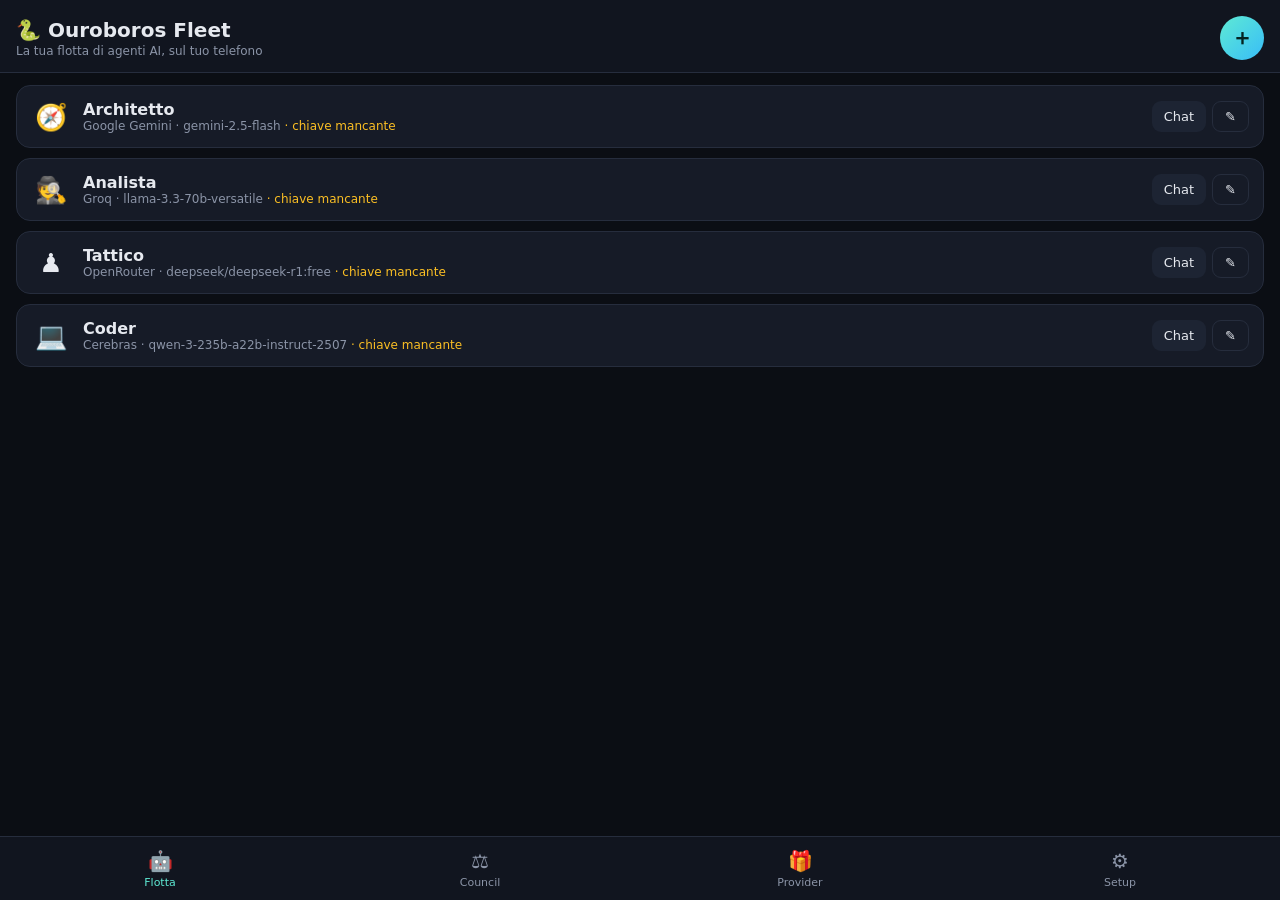
<file: fleet/index.html>
<!DOCTYPE html>
<html lang="it">
<head>
  <meta charset="UTF-8">
  <meta name="viewport" content="width=device-width, initial-scale=1, viewport-fit=cover, maximum-scale=1">
  <meta name="theme-color" content="#0b0e14">
  <meta name="apple-mobile-web-app-capable" content="yes">
  <meta name="apple-mobile-web-app-status-bar-style" content="black-translucent">
  <link rel="manifest" href="./manifest.webmanifest">
  <link rel="apple-touch-icon" href="./icon.svg">
  <link rel="stylesheet" href="./styles.css">
  <title>Ouroboros Fleet</title>
</head>
<body>

  <!-- VISTA: FLOTTA -->
  <section id="view-fleet" class="view">
    <header class="topbar">
      <div>
        <h1>🐍 Ouroboros Fleet</h1>
        <p class="subtitle">La tua flotta di agenti AI, sul tuo telefono</p>
      </div>
      <button id="add-agent" class="primary round">＋</button>
    </header>
    <div id="fleet-list" class="list"></div>
  </section>

  <!-- VISTA: CHAT -->
  <section id="view-chat" class="view hidden">
    <header class="topbar chat-bar">
      <button id="chat-back" class="ghost round">‹</button>
      <div class="chat-head">
        <div id="chat-title" class="chat-title"></div>
        <div id="chat-sub" class="chat-sub"></div>
      </div>
    </header>
    <div id="chat-log" class="chat-log"></div>
    <div class="composer">
      <textarea id="chat-input" rows="1" placeholder="Scrivi un messaggio…"></textarea>
      <button id="chat-send" class="primary round">↑</button>
    </div>
  </section>

  <!-- VISTA: COUNCIL -->
  <section id="view-council" class="view hidden">
    <header class="topbar"><div><h1>⚖️ Council</h1><p class="subtitle">Più agenti, stesso task, in sequenza</p></div></header>
    <div class="pad">
      <p class="hint">Seleziona gli agenti che devono partecipare:</p>
      <div id="council-agents" class="chips"></div>
      <textarea id="council-input" rows="3" placeholder="Su cosa deve lavorare il Council?"></textarea>
      <button id="council-run" class="primary wide">Avvia il Council</button>
      <div id="council-out" class="council-out"></div>
    </div>
  </section>

  <!-- VISTA: PROVIDER -->
  <section id="view-providers" class="view hidden">
    <header class="topbar"><div><h1>🎁 Provider gratis</h1><p class="subtitle">Registrati, copia la chiave, incollala qui</p></div></header>
    <div class="pad">
      <div class="scan-bar">
        <button id="scan-btn" class="wide primary">🔍 Scansiona &amp; importa le tue chiavi</button>
        <button id="verify-btn" class="wide ghost">✅ Verifica chiavi &amp; crediti</button>
      </div>
      <div id="verify-out"></div>
      <p class="hint">Le chiavi vengono salvate <strong>solo sul tuo telefono</strong> (localStorage). Usa la tua chiave personale per ogni provider.</p>
      <div id="providers-list" class="list"></div>
    </div>
  </section>

  <!-- VISTA: IMPOSTAZIONI -->
  <section id="view-settings" class="view hidden">
    <header class="topbar"><div><h1>⚙️ Impostazioni</h1></div></header>
    <div class="pad">
      <div class="card">
        <div class="stat-row"><span>Agenti</span><strong id="stat-agents">0</strong></div>
        <div class="stat-row"><span>Chiavi salvate</span><strong id="stat-keys">0</strong></div>
      </div>
      <button id="export-btn" class="wide ghost">⬇️ Esporta backup (JSON)</button>
      <label class="wide ghost filebtn">⬆️ Importa backup
        <input id="import-file" type="file" accept="application/json" hidden>
      </label>
      <button id="clear-chats" class="wide danger">🗑️ Cancella tutte le conversazioni</button>
      <p class="hint">Privacy: nessun server intermedio. Le chiamate vanno direttamente dal telefono al provider AI che scegli. Niente account multipli per aggirare i limiti gratuiti: viola i Termini di Servizio.</p>
    </div>
  </section>

  <!-- BARRA TAB -->
  <nav class="tabbar">
    <button class="tab active" data-view="fleet"><span>🤖</span>Flotta</button>
    <button class="tab" data-view="council"><span>⚖️</span>Council</button>
    <button class="tab" data-view="providers"><span>🎁</span>Provider</button>
    <button class="tab" data-view="settings"><span>⚙️</span>Setup</button>
  </nav>

  <div id="dialog" class="dialog hidden"></div>
  <div id="toast" class="toast"></div>

  <script src="./providers.js"></script>
  <script src="./app.js"></script>
</body>
</html>
</file>
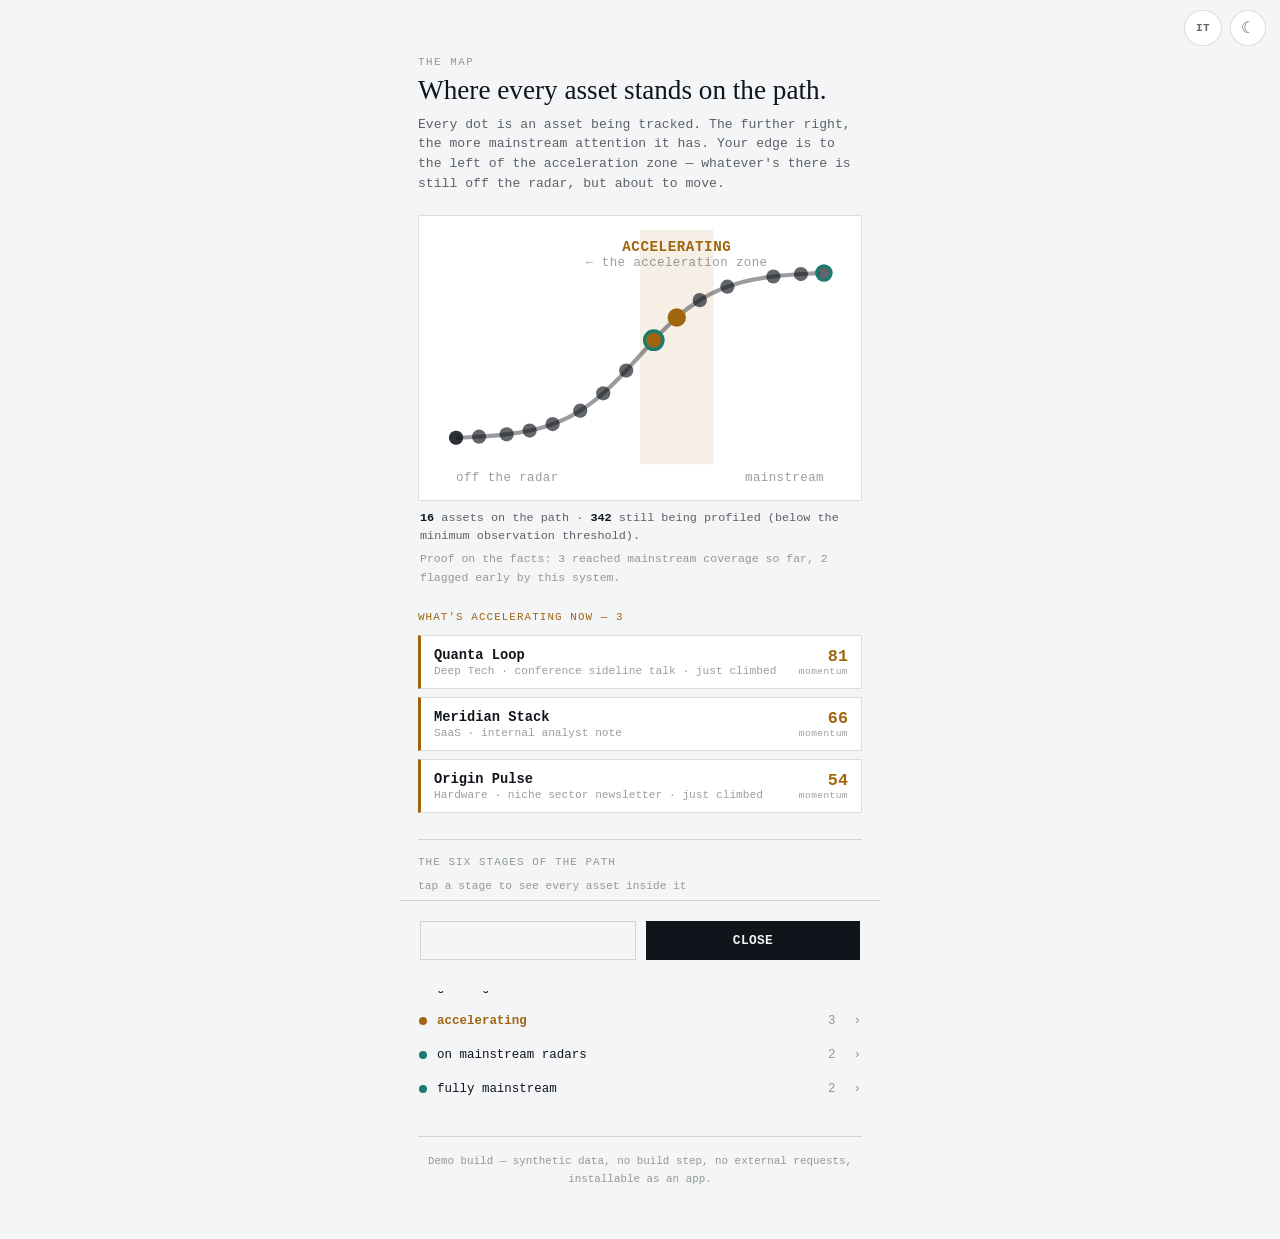
<file: demo-portfolio/trendline-map.html>
<!DOCTYPE html>
<html lang="en">

<head>
    <meta charset="UTF-8">
    <meta name="viewport" content="width=device-width, initial-scale=1.0, viewport-fit=cover">
    <meta name="theme-color" content="#0a0e13">
    <title>THE MAP — TRENDLINE (demo)</title>
    <link rel="manifest" href="manifest.json">
    <link rel="icon" href="icon-192.png">
    <link rel="apple-touch-icon" href="icon-192.png">
    <meta name="apple-mobile-web-app-capable" content="yes">
    <meta name="apple-mobile-web-app-status-bar-style" content="black-translucent">
    <meta name="apple-mobile-web-app-title" content="TRENDLINE">
    <script>
        if ("serviceWorker" in navigator) { window.addEventListener("load", function () { navigator.serviceWorker.register("sw.js").catch(function () { }); }); }
        // catturo l'evento di installabilita' PRESTO (puo' scattare prima che
        // parta lo script principale): Chrome su Android non mostra piu' il
        // pop-up automatico, serve un pulsante nostro che lo richiami.
        window.__deferredInstall = null;
        window.addEventListener("beforeinstallprompt", function (e) {
            e.preventDefault();
            window.__deferredInstall = e;
            var b = document.getElementById("installBtn");
            if (b) b.style.display = "";
        });
        window.addEventListener("appinstalled", function () {
            window.__deferredInstall = null;
            var b = document.getElementById("installBtn");
            if (b) b.style.display = "none";
        });
    </script>
    <style>
        * { box-sizing: border-box; -webkit-tap-highlight-color: transparent; }

        :root {
            --ink: #0a0e13; --panel: #121922; --line: rgba(231,235,238,0.14);
            --text: #e7ebee; --text-dim: rgba(231,235,238,0.64); --text-faint: rgba(231,235,238,0.40);
            --signal: #f2a93c; --signal-dim: rgba(242,169,60,0.14);
            --verified: #4db8ab; --verified-dim: rgba(77,184,171,0.14);
            --doubt: #d97463;
            color-scheme: dark;
        }
        @media (prefers-color-scheme: light) {
            :root {
                --ink: #f3f5f6; --panel: #ffffff; --line: rgba(10,14,19,0.14);
                --text: #10151b; --text-dim: rgba(16,21,27,0.66); --text-faint: rgba(16,21,27,0.42);
                --signal: #a1650f; --signal-dim: rgba(161,101,15,0.10);
                --verified: #1c7b71; --verified-dim: rgba(28,123,113,0.10);
                --doubt: #a8483a;
                color-scheme: light;
            }
        }
        :root[data-theme="dark"] {
            --ink: #0a0e13; --panel: #121922; --line: rgba(231,235,238,0.14);
            --text: #e7ebee; --text-dim: rgba(231,235,238,0.64); --text-faint: rgba(231,235,238,0.40);
            --signal: #f2a93c; --signal-dim: rgba(242,169,60,0.14);
            --verified: #4db8ab; --verified-dim: rgba(77,184,171,0.14);
            --doubt: #d97463;
            color-scheme: dark;
        }
        :root[data-theme="light"] {
            --ink: #f3f5f6; --panel: #ffffff; --line: rgba(10,14,19,0.14);
            --text: #10151b; --text-dim: rgba(16,21,27,0.66); --text-faint: rgba(16,21,27,0.42);
            --signal: #a1650f; --signal-dim: rgba(161,101,15,0.10);
            --verified: #1c7b71; --verified-dim: rgba(28,123,113,0.10);
            --doubt: #a8483a;
            color-scheme: light;
        }

        html, body {
            margin: 0; background: var(--ink); color: var(--text);
            /* system stack: niente CDN, niente font esterni */
            font-family: ui-monospace, "SF Mono", "Cascadia Code", "Roboto Mono", Consolas, "Courier New", monospace;
            overscroll-behavior-y: contain; -webkit-font-smoothing: antialiased;
        }
        ::selection { background: var(--signal-dim); color: var(--text); }
        button { font-family: inherit; }
        button:focus-visible, a:focus-visible { outline: 2px solid var(--signal); outline-offset: 2px; }

        .theme-toggle {
            position: fixed; top: calc(10px + env(safe-area-inset-top)); right: 14px; z-index: 50;
            width: 36px; height: 36px; border-radius: 50%; border: 1px solid var(--line);
            background: var(--panel); color: var(--text-dim); font-size: 16px;
            display: flex; align-items: center; justify-content: center; cursor: pointer;
        }
        .lang-toggle {
            position: fixed; top: calc(10px + env(safe-area-inset-top)); right: 58px; z-index: 50;
            height: 36px; padding: 0 11px; border-radius: 18px; border: 1px solid var(--line);
            background: var(--panel); color: var(--text-dim);
            font-family: ui-monospace, "SF Mono", "Cascadia Code", "Roboto Mono", Consolas, monospace;
            font-size: 0.7rem; font-weight: 700; letter-spacing: 0.03em;
            display: flex; align-items: center; justify-content: center; cursor: pointer;
            text-decoration: none;
        }

        .wrap { max-width: 480px; margin: 0 auto; padding: calc(56px + env(safe-area-inset-top)) 18px 40px; }

        .eyebrow { font-size: 0.68rem; letter-spacing: 0.14em; text-transform: uppercase; color: var(--text-faint); margin: 0 0 6px; }
        h1 {
            /* headline: serif di sistema, niente Google Fonts */
            font-family: Georgia, "Times New Roman", Times, serif;
            font-weight: 500; font-size: 1.7rem; line-height: 1.2; margin: 0 0 8px;
        }
        .sub { font-size: 0.82rem; color: var(--text-dim); line-height: 1.5; margin: 0 0 22px; }

        /* ---------- la mappa (curva + pallini) ---------- */
        .map-panel { background: var(--panel); border: 1px solid var(--line); padding: 14px 12px 10px; margin-bottom: 8px; position: relative; }
        .map-svg { width: 100%; height: auto; display: block; touch-action: manipulation; }
        .map-svg .hot-band { fill: var(--signal-dim); }
        .map-svg .phase-hit { fill: transparent; pointer-events: all; cursor: pointer; }
        .map-svg .curve, .map-svg text { pointer-events: none; }
        .map-svg .curve { fill: none; stroke: var(--text-faint); stroke-width: 1; }
        .map-svg .zone-label { font-size: 3px; fill: var(--text-faint); font-family: ui-monospace, monospace; letter-spacing: 0.03em; }
        .map-svg .hot-label { font-size: 3.4px; fill: var(--signal); font-weight: 700; font-family: ui-monospace, monospace; letter-spacing: 0.04em; }
        .map-svg .dot { fill: var(--text-dim); cursor: pointer; }
        .map-svg .dot.takeoff { fill: var(--signal); }
        .map-svg .dot.watch { stroke: var(--verified); stroke-width: 0.8; }
        .map-svg .dot.sel { stroke: var(--text); stroke-width: 1; }
        @media (prefers-reduced-motion: no-preference) {
            .map-svg .dot.takeoff { animation: pulse 1.8s ease-in-out infinite; transform-box: fill-box; transform-origin: center; }
            @keyframes pulse { 0%,100% { opacity: 1; } 50% { opacity: 0.45; } }
        }

        .counts { font-size: 0.74rem; color: var(--text-dim); line-height: 1.6; margin: 8px 2px 4px; }
        .counts b { color: var(--text); }
        .validation { font-size: 0.72rem; color: var(--text-faint); line-height: 1.6; margin: 0 2px 24px; }

        /* ---------- shortlist "cosa sta accelerando" ---------- */
        .section-h { font-size: 0.68rem; letter-spacing: 0.1em; text-transform: uppercase; color: var(--signal); margin: 0 0 12px; }
        .shortlist { display: flex; flex-direction: column; gap: 8px; margin-bottom: 26px; }
        .sl-row { display: flex; align-items: center; gap: 12px; background: var(--panel); border: 1px solid var(--line); border-left: 3px solid var(--signal); padding: 11px 13px; cursor: pointer; text-align: left; width: 100%; }
        .sl-name { font-weight: 700; font-size: 0.86rem; color: var(--text); }
        .sl-meta { font-size: 0.7rem; color: var(--text-faint); margin-top: 2px; }
        .sl-spinta { margin-left: auto; text-align: right; flex-shrink: 0; }
        .sl-spinta .n { font-weight: 800; font-size: 1.05rem; color: var(--signal); }
        .sl-spinta .l { font-size: 0.6rem; color: var(--text-faint); letter-spacing: 0.04em; }
        .empty-hot { font-size: 0.8rem; color: var(--text-dim); line-height: 1.5; background: var(--panel); border: 1px solid var(--line); padding: 14px; margin-bottom: 26px; }

        /* ---------- legenda ---------- */
        .legend { border-top: 1px solid var(--line); padding-top: 16px; }
        .legend-h { font-size: 0.68rem; letter-spacing: 0.1em; text-transform: uppercase; color: var(--text-faint); margin: 0 0 12px; }
        .lg-row { display: flex; align-items: baseline; gap: 10px; padding: 5px 0; font-size: 0.78rem; }
        .lg-dot { width: 8px; height: 8px; border-radius: 50%; flex-shrink: 0; align-self: center; }
        .lg-name { color: var(--text); }
        .lg-name.hot { color: var(--signal); font-weight: 700; }
        .lg-count { margin-left: auto; color: var(--text-faint); font-variant-numeric: tabular-nums; }
        .lg-row.tappable { cursor: pointer; padding: 9px 10px; margin: 0 -10px; border: 1px solid transparent; }
        .lg-row.tappable:hover, .lg-row.tappable:focus-visible { border-color: var(--line); outline: none; }
        .lg-row .lg-chev { color: var(--text-faint); margin-left: 8px; }
        .legend-hint { font-size: 0.7rem; color: var(--text-faint); margin: 0 0 10px; }

        /* ---------- lista di una tappa (drill-down) ---------- */
        .phase-sheet { padding-top: 16px; }
        .ph-head { display: flex; align-items: baseline; justify-content: space-between; margin-bottom: 12px; }
        .ph-title .ph-eyebrow { display: block; font-size: 0.6rem; letter-spacing: 0.08em; text-transform: uppercase; color: var(--text-faint); margin-bottom: 3px; }
        .ph-title .ph-name-big { font-family: Georgia, "Times New Roman", Times, serif; font-weight: 600; font-size: 1.3rem; }
        .ph-close { background: none; border: 1px solid var(--line); color: var(--text-dim); width: 34px; height: 34px; border-radius: 50%; cursor: pointer; font-size: 1rem; flex-shrink: 0; }
        .ph-list { max-height: 56vh; overflow-y: auto; -webkit-overflow-scrolling: touch; display: flex; flex-direction: column; gap: 6px; }
        .ph-row { display: flex; align-items: center; gap: 12px; width: 100%; text-align: left; background: var(--panel); border: 1px solid var(--line); padding: 11px 13px; cursor: pointer; }
        .ph-name { font-weight: 700; font-size: 0.86rem; color: var(--text); }
        .ph-meta { font-size: 0.7rem; color: var(--text-faint); margin-top: 2px; }
        .ph-score { margin-left: auto; text-align: right; flex-shrink: 0; font-weight: 800; font-size: 1rem; color: var(--text); }
        .ph-score span { display: block; font-size: 0.58rem; font-weight: 400; letter-spacing: 0.04em; color: var(--text-faint); }
        .ph-empty { font-size: 0.82rem; color: var(--text-dim); padding: 10px 0; }

        /* ---------- dettaglio asset ---------- */
        .detail-scrim { position: fixed; inset: 0; background: rgba(0,0,0,0.5); z-index: 60; display: none; }
        .detail-scrim.open { display: block; }
        .detail { position: fixed; left: 0; right: 0; bottom: 0; z-index: 61; background: var(--ink); border-top: 1px solid var(--line);
            max-width: 480px; margin: 0 auto; padding: 20px 20px calc(24px + env(safe-area-inset-bottom)); transform: translateY(100%); transition: transform 0.22s ease; }
        .detail.open { transform: translateY(0); }
        @media (prefers-reduced-motion: reduce) { .detail { transition: none; } }
        .detail-tag { display: inline-block; font-size: 0.64rem; font-weight: 700; letter-spacing: 0.05em; text-transform: uppercase; padding: 3px 8px; border: 1px solid var(--signal); color: var(--signal); background: var(--signal-dim); margin-bottom: 12px; }
        .detail-name { font-family: Georgia, "Times New Roman", Times, serif; font-weight: 600; font-size: 1.35rem; margin: 0 0 4px; }
        .detail-meta { font-size: 0.76rem; color: var(--text-faint); margin-bottom: 16px; }
        .detail-grid { display: flex; gap: 22px; padding: 14px 0; border-top: 1px solid var(--line); border-bottom: 1px solid var(--line); margin-bottom: 16px; }
        .detail-grid .k { font-size: 0.62rem; letter-spacing: 0.04em; text-transform: uppercase; color: var(--text-faint); margin-bottom: 3px; }
        .detail-grid .v { font-size: 1.2rem; font-weight: 700; }
        .detail-grid .v.hot { color: var(--signal); }
        .detail-actions { display: flex; gap: 10px; }
        .btn-flag { flex: 1; background: none; border: 1px solid var(--line); color: var(--text-dim); padding: 12px; font-size: 0.78rem; cursor: pointer; }
        .btn-flag.active { border-color: var(--signal); color: var(--signal); background: var(--signal-dim); }
        .btn-close { flex: 1; background: var(--text); color: var(--ink); border: none; padding: 12px; font-size: 0.8rem; font-weight: 700; letter-spacing: 0.03em; text-transform: uppercase; cursor: pointer; }

        .loading { text-align: center; color: var(--text-faint); font-size: 0.8rem; padding: 40px 0; }

        .demo-footnote {
            font-size: 0.68rem; color: var(--text-faint); line-height: 1.6; text-align: center;
            border-top: 1px solid var(--line); margin-top: 30px; padding-top: 16px;
        }
        .install-btn {
            display: none; width: 100%; margin-top: 22px; padding: 13px 20px;
            background: none; border: 1px solid var(--line); color: var(--text-dim);
            font-family: inherit; font-size: 0.82rem; text-transform: uppercase; letter-spacing: 0.04em;
            cursor: pointer;
        }
        .install-hint { font-size: 0.72rem; color: var(--text-faint); line-height: 1.5; margin-top: 10px; text-align: center; display: none; }
    </style>
</head>

<body>
    <button class="lang-toggle" id="langToggle" aria-label="Switch language">EN</button>
    <button class="theme-toggle" id="themeToggle" aria-label="Light/dark">☀</button>
    <div class="wrap">
        <p class="eyebrow" id="eyebrow">the map</p>
        <h1 id="h1"></h1>
        <p class="sub" id="sub"></p>

        <div id="content"><div class="loading" id="loadingMsg"></div></div>

        <div class="legend" id="legend" style="display:none;">
            <p class="legend-h" id="legendH"></p>
            <p class="legend-hint" id="legendHint"></p>
            <div id="legendRows"></div>
        </div>

        <button class="install-btn" id="installBtn"></button>
        <p class="install-hint" id="iosInstallHint"></p>

        <p class="demo-footnote" id="footnote"></p>
    </div>

    <div class="detail-scrim" id="detailScrim"></div>

    <div class="detail phase-sheet" id="phaseSheet">
        <div class="ph-head">
            <div class="ph-title" id="phaseTitle"></div>
            <button class="ph-close" id="phaseClose" aria-label="Close">✕</button>
        </div>
        <div class="ph-list" id="phaseList"></div>
    </div>

    <div class="detail" id="detail">
        <div id="detailBody"></div>
        <div class="detail-actions">
            <button class="btn-flag" id="detailFlag"></button>
            <button class="btn-close" id="detailClose"></button>
        </div>
    </div>

    <script>
        // ============================================================
        // DEMO PORTFOLIO — dati sintetici, nessuna chiamata di rete.
        // Stessa logica SVG/drill-down dell'originale (mappa.html), solo
        // con vocabolario neutro ("monitoraggio trend di mercato" invece
        // di scouting calcistico) e dati incorporati invece di un backend.
        // ============================================================

        const ASSETS = [
            { name: "Nimbus Core",     category: "SaaS",       origin: "niche sector newsletter",   phase: 5, signal_score: 92, exit_pressure: null, watchlisted: false, climbing: false, is_takeoff: false },
            { name: "Vertex Flow",     category: "Deep Tech",  origin: "specialist forum thread",    phase: 5, signal_score: 88, exit_pressure: null, watchlisted: true,  climbing: false, is_takeoff: false },
            { name: "Atlas Grid",      category: "Hardware",   origin: "regional trade press",       phase: 4, signal_score: 81, exit_pressure: null, watchlisted: false, climbing: true,  is_takeoff: false },
            { name: "Helios Signal",   category: "Consumer",   origin: "local industry report",      phase: 4, signal_score: 77, exit_pressure: null, watchlisted: false, climbing: false, is_takeoff: false },
            { name: "Quanta Loop",     category: "Deep Tech",  origin: "conference sideline talk",    phase: 3, signal_score: 74, exit_pressure: 81, watchlisted: true,  climbing: true,  is_takeoff: true  },
            { name: "Meridian Stack",  category: "SaaS",       origin: "internal analyst note",      phase: 3, signal_score: 69, exit_pressure: 66, watchlisted: false, climbing: false, is_takeoff: true  },
            { name: "Origin Pulse",    category: "Hardware",   origin: "niche sector newsletter",     phase: 3, signal_score: 61, exit_pressure: 54, watchlisted: false, climbing: true,  is_takeoff: false },
            { name: "Drift Analytics", category: "SaaS",       origin: "regional trade press",       phase: 2, signal_score: 58, exit_pressure: null, watchlisted: false, climbing: false, is_takeoff: false },
            { name: "Lumen Bridge",    category: "Consumer",   origin: "specialist forum thread",    phase: 2, signal_score: 52, exit_pressure: null, watchlisted: false, climbing: false, is_takeoff: false },
            { name: "Solace Systems",  category: "Deep Tech",  origin: "local industry report",      phase: 2, signal_score: 47, exit_pressure: null, watchlisted: false, climbing: false, is_takeoff: false },
            { name: "Ferrum Labs",     category: "Hardware",   origin: "conference sideline talk",    phase: 1, signal_score: 41, exit_pressure: null, watchlisted: false, climbing: false, is_takeoff: false },
            { name: "Coral Depth",     category: "Consumer",   origin: "niche sector newsletter",     phase: 1, signal_score: 38, exit_pressure: null, watchlisted: false, climbing: false, is_takeoff: false },
            { name: "Halcyon Works",   category: "SaaS",       origin: "internal analyst note",      phase: 1, signal_score: 33, exit_pressure: null, watchlisted: false, climbing: false, is_takeoff: false },
            { name: "Ember Cast",      category: "Deep Tech",  origin: "regional trade press",       phase: 0, signal_score: 24, exit_pressure: null, watchlisted: false, climbing: false, is_takeoff: false },
            { name: "Tundra Point",    category: "Hardware",   origin: "specialist forum thread",    phase: 0, signal_score: 19, exit_pressure: null, watchlisted: false, climbing: false, is_takeoff: false },
            { name: "Vantage Reef",    category: "Consumer",   origin: "local industry report",      phase: 0, signal_score: 12, exit_pressure: null, watchlisted: false, climbing: false, is_takeoff: false },
        ];
        const NOT_YET_COUNT = 342;          // ancora sotto la soglia minima di osservazioni
        const VALIDATION = { crossings: 3, anticipated: 2 };  // "prova sui fatti" del rilevatore

        // ---------- lingua: client-side, persistita in localStorage
        // (nell'originale era risolta dal server via Jinja+cookie; qui non
        // c'e' backend, quindi diventa un toggle locale come il tema) ----------
        const LANG_KEY = "trendline-lang";
        let IS_EN = (localStorage.getItem(LANG_KEY) || "en") === "en";

        function I18N_FOR(isEn) {
            return isEn ? {
                eyebrow: "the map",
                h1: "Where every asset stands on the path.",
                sub: "Every dot is an asset being tracked. The further right, the more mainstream attention it has. Your edge is to the left of the acceleration zone — whatever's there is still off the radar, but about to move.",
                loading: "loading the map…",
                hotTag: "ACCELERATING", hotArrow: "← the acceleration zone",
                axisLeft: "off the radar", axisRight: "mainstream",
                svgAria: "Map of assets on the trend curve",
                counts: (n, notYet) => `<b>${n}</b> asset${n === 1 ? "" : "s"} on the path · <b>${notYet}</b> still being profiled (below the minimum observation threshold).`,
                validationDone: (v) => `Proof on the facts: ${v.crossings} reached mainstream coverage so far, ${v.anticipated} flagged early by this system.`,
                validationEmpty: "The verification ledger is still empty: it fills up when an asset really crosses into mainstream coverage.",
                hotNowTitle: "what's accelerating now",
                hotNowEmpty: "Nothing in the acceleration zone right now. That's normal: it's the rarest, most valuable band. Keep scanning — as soon as signals converge on something, it'll show up here first.",
                justClimbed: " · just climbed", originUnknown: "origin N/A", momentum: "momentum",
                stagePrefix: (n) => `stage · ${n} asset${n === 1 ? "" : "s"}`,
                stageEmpty: "No asset in this stage right now.",
                signal: "signal",
                hotTagShort: "accelerating",
                justClimbedFull: " · just climbed a stage",
                stage: "stage",
                unknown: "unknown",
                noneOnPathYet: (notYet) => `No asset placed on the path yet: it takes a minimum of repeated observations to know where each one stands. So far ${notYet} candidates have been seen, but not enough times. Come back after a few more scans.`,
                flagged: "★ WATCHING", flag: "☆ WATCH",
                legendH: "the six stages of the path",
                legendHint: "tap a stage to see every asset inside it",
                close: "CLOSE",
                footnote: "Demo build — synthetic data, no build step, no external requests, installable as an app.",
                installBtn: "⬇ INSTALL THIS DEMO",
                iosInstallHint: "On iPhone: tap Share ⬆ at the bottom, then \"Add to Home Screen\" to install it as an app.",
                phaseLabels: ["no signal yet", "niche sources only", "gaining mentions", "accelerating", "on mainstream radars", "fully mainstream"],
            } : {
                eyebrow: "la mappa",
                h1: "Dove sta ogni asset sul percorso.",
                sub: "Ogni pallino è un asset monitorato. Più è a destra, più ha attenzione mainstream. Il tuo vantaggio sta a sinistra della zona di accelerazione — ciò che è lì è ancora fuori dai radar, ma sta per muoversi.",
                loading: "carico la mappa…",
                hotTag: "IN ACCELERAZIONE", hotArrow: "← la zona di accelerazione",
                axisLeft: "fuori dai radar", axisRight: "mainstream",
                svgAria: "Mappa degli asset sulla curva di trend",
                counts: (n, notYet) => `<b>${n}</b> asset${n === 1 ? "" : ""} sul percorso · <b>${notYet}</b> ancora da profilare (sotto la soglia minima di osservazioni).`,
                validationDone: (v) => `Prova sui fatti: ${v.crossings} arrivati sulla copertura mainstream finora, ${v.anticipated} segnalati in anticipo da questo sistema.`,
                validationEmpty: "Il registro di verifica è ancora vuoto: si riempie quando un asset attraversa davvero verso la copertura mainstream.",
                hotNowTitle: "cosa sta accelerando ora",
                hotNowEmpty: "Nessun asset in zona di accelerazione in questo momento. È normale: è la fascia più rara e più preziosa. Continua a scansionare — appena i segnali convergono su qualcosa, comparirà qui per primo.",
                justClimbed: " · appena salito", originUnknown: "origine N/D", momentum: "spinta",
                stagePrefix: (n) => `tappa · ${n} asset`,
                stageEmpty: "Nessun asset in questa tappa ora.",
                signal: "signal",
                hotTagShort: "in accelerazione",
                justClimbedFull: " · appena salito di tappa",
                stage: "tappa",
                unknown: "sconosciuto",
                noneOnPathYet: (notYet) => `Ancora nessun asset collocato sul percorso: serve un minimo di osservazioni ripetute per capire dove si trova ciascuno. Finora ${notYet} candidati sono stati visti, ma non abbastanza volte. Torna dopo qualche altra scansione.`,
                flagged: "★ IN WATCHLIST", flag: "☆ OSSERVA",
                legendH: "le sei tappe del percorso",
                legendHint: "tocca una tappa per vedere tutti gli asset che ci sono dentro",
                close: "CHIUDI",
                footnote: "Demo — dati sintetici, nessuna build, nessuna richiesta esterna, installabile come app.",
                installBtn: "⬇ INSTALLA QUESTA DEMO",
                iosInstallHint: "Su iPhone: tocca Condividi ⬆ in basso, poi «Aggiungi a Home» per installarla come app.",
                phaseLabels: ["nessun segnale", "solo fonti di nicchia", "se ne inizia a parlare", "in accelerazione", "sui radar principali", "trend consolidato"],
            };
        }

        let I18N = I18N_FOR(IS_EN);
        let PHASE_LABELS = I18N.phaseLabels;

        // geometria della curva a S nel viewBox 100 x 62 (identica all'originale)
        const CURVE_F = x => 50 - 40 / (1 + Math.exp(-(x - 50) / 9));
        const PHASE_X = p => 6 + p * (88 / 5);

        let state = { assets: [], selected: null };

        function escapeHTML(s) {
            if (s === null || s === undefined) return "";
            return String(s).replace(/[&<>'"]/g, t => ({ '&': '&amp;', '<': '&lt;', '>': '&gt;', "'": '&#39;', '"': '&quot;' }[t]));
        }

        function buildMap(assets) {
            const pts = [];
            for (let x = 6; x <= 94; x += 1.5) pts.push(`${x},${CURVE_F(x).toFixed(2)}`);
            const curve = pts.join(" ");

            const bandX = PHASE_X(2.5), bandW = PHASE_X(3.5) - PHASE_X(2.5);

            const byPhase = {};
            assets.forEach((p, i) => { (byPhase[p.phase] = byPhase[p.phase] || []).push(i); });
            let dots = "";
            Object.entries(byPhase).forEach(([phase, idxs]) => {
                const ph = +phase;
                const cx0 = PHASE_X(ph);
                const cap = 12;
                const shown = idxs.slice(0, cap);
                const span = 11;
                shown.forEach((i, k) => {
                    const t = shown.length === 1 ? 0.5 : k / (shown.length - 1);
                    let cx = cx0 - span / 2 + t * span;
                    cx = Math.max(6, Math.min(94, cx));
                    const cy = CURVE_F(cx);
                    const p = assets[i];
                    const cls = ["dot", p.is_takeoff ? "takeoff" : "", p.watchlisted ? "watch" : ""].join(" ").trim();
                    const r = p.is_takeoff ? 2.2 : 1.7;
                    dots += `<circle class="${cls}" data-idx="${i}" cx="${cx.toFixed(2)}" cy="${cy.toFixed(2)}" r="${r}"/>`;
                });
                if (idxs.length > cap) {
                    dots += `<text class="zone-label" x="${cx0.toFixed(1)}" y="${(CURVE_F(cx0) - 4).toFixed(1)}" text-anchor="middle">+${idxs.length - cap}</text>`;
                }
            });

            const halfBand = (88 / 5) / 2;
            const hits = [0, 1, 2, 3, 4, 5].map(p => {
                const x = Math.max(0, PHASE_X(p) - halfBand);
                const w = Math.min(100, PHASE_X(p) + halfBand) - x;
                return `<rect class="phase-hit" data-phase="${p}" x="${x.toFixed(1)}" y="0" width="${w.toFixed(1)}" height="62"/>`;
            }).join("");

            return `
                <div class="map-panel">
                    <svg class="map-svg" viewBox="0 0 100 62" preserveAspectRatio="xMidYMid meet" role="img" aria-label="${I18N.svgAria}">
                        <rect class="hot-band" x="${bandX.toFixed(1)}" y="0" width="${bandW.toFixed(1)}" height="56"/>
                        <text class="hot-label" x="${PHASE_X(3).toFixed(1)}" y="5" text-anchor="middle">${I18N.hotTag}</text>
                        <text class="zone-label" x="${PHASE_X(3).toFixed(1)}" y="8.6" text-anchor="middle">${I18N.hotArrow}</text>
                        ${hits}
                        <polyline class="curve" points="${curve}"/>
                        <text class="zone-label" x="6" y="60" text-anchor="start">${I18N.axisLeft}</text>
                        <text class="zone-label" x="94" y="60" text-anchor="end">${I18N.axisRight}</text>
                        ${dots}
                    </svg>
                </div>
                <p class="counts">${I18N.counts(assets.length, NOT_YET_COUNT)}</p>
                ${VALIDATION.crossings > 0
                    ? `<p class="validation">${I18N.validationDone(VALIDATION)}</p>`
                    : `<p class="validation">${I18N.validationEmpty}</p>`}
                ${shortlist(assets)}
            `;
        }

        function shortlist(assets) {
            const hot = assets.filter(p => p.phase === 3).sort((a, b) => (b.exit_pressure || 0) - (a.exit_pressure || 0));
            if (hot.length === 0) {
                return `<p class="section-h">${I18N.hotNowTitle}</p>
                    <div class="empty-hot">${I18N.hotNowEmpty}</div>`;
            }
            const rows = hot.map(p => {
                const i = assets.indexOf(p);
                return `<button class="sl-row" data-idx="${i}">
                    <div>
                        <div class="sl-name">${escapeHTML(p.name || "—")}</div>
                        <div class="sl-meta">${p.category ? escapeHTML(p.category) + " · " : ""}${escapeHTML(p.origin || I18N.originUnknown)}${p.climbing ? I18N.justClimbed : ""}</div>
                    </div>
                    <div class="sl-spinta"><div class="n">${p.exit_pressure != null ? p.exit_pressure : "–"}</div><div class="l">${I18N.momentum}</div></div>
                </button>`;
            }).join("");
            return `<p class="section-h">${I18N.hotNowTitle} — ${hot.length}</p><div class="shortlist">${rows}</div>`;
        }

        function buildLegend(assets) {
            const dist = {};
            assets.forEach(p => { dist[p.phase] = (dist[p.phase] || 0) + 1; });
            return PHASE_LABELS.map((label, p) => {
                const hot = p === 3;
                const color = hot ? "var(--signal)" : (p >= 4 ? "var(--verified)" : "var(--text-dim)");
                const count = dist[p] || 0;
                const tappable = count > 0 ? "tappable" : "";
                return `<div class="lg-row ${tappable}" ${count > 0 ? `data-phase="${p}" role="button" tabindex="0"` : ""}>
                    <span class="lg-dot" style="background:${color}"></span>
                    <span class="lg-name ${hot ? "hot" : ""}">${escapeHTML(label)}</span>
                    <span class="lg-count">${count}</span>
                    ${count > 0 ? '<span class="lg-chev">›</span>' : ''}
                </div>`;
            }).join("");
        }

        function openPhaseList(phase) {
            const items = state.assets
                .map((p, i) => ({ p, i }))
                .filter(x => x.p.phase === phase);
            const label = PHASE_LABELS[phase] || "";
            document.getElementById("phaseTitle").innerHTML =
                `<span class="ph-eyebrow">${I18N.stagePrefix(items.length)}</span><span class="ph-name-big">${escapeHTML(label)}</span>`;
            document.getElementById("phaseList").innerHTML = items.length
                ? items.map(({ p, i }) => `<button class="ph-row" data-idx="${i}">
                        <div>
                            <div class="ph-name">${escapeHTML(p.name || "—")}${p.is_takeoff ? " ★" : ""}</div>
                            <div class="ph-meta">${p.category ? escapeHTML(p.category) + " · " : ""}${escapeHTML(p.origin || I18N.originUnknown)}${p.climbing ? I18N.justClimbed : ""}</div>
                        </div>
                        <div class="ph-score">${p.signal_score != null ? p.signal_score : "–"}<span>${I18N.signal}</span></div>
                    </button>`).join("")
                : `<div class="ph-empty">${I18N.stageEmpty}</div>`;
            document.querySelectorAll("#phaseList .ph-row").forEach(r =>
                r.addEventListener("click", () => { closeSheets(); openDetail(+r.getAttribute("data-idx")); }));
            document.getElementById("detailScrim").classList.add("open");
            document.getElementById("phaseSheet").classList.add("open");
        }

        function openDetail(i) {
            const p = state.assets[i];
            if (!p) return;
            state.selected = i;
            const phaseName = PHASE_LABELS[p.phase] || "";
            const hot = p.phase === 3;
            document.getElementById("detailBody").innerHTML = `
                ${hot ? `<span class="detail-tag">${I18N.hotTagShort}</span>` : ''}
                <div class="detail-name">${escapeHTML(p.name || "—")}</div>
                <div class="detail-meta">${p.category ? escapeHTML(p.category) + " · " : ""}${escapeHTML(p.origin || I18N.originUnknown)}${p.climbing ? I18N.justClimbedFull : ""}</div>
                <div class="detail-grid">
                    <div><div class="k">${I18N.stage}</div><div class="v ${hot ? "hot" : ""}" style="font-size:0.95rem;font-family:Georgia,serif">${escapeHTML(phaseName)}</div></div>
                    <div><div class="k">${I18N.signal}</div><div class="v">${p.signal_score != null ? p.signal_score : "–"}</div></div>
                    <div><div class="k">${I18N.momentum}</div><div class="v ${hot ? "hot" : ""}">${p.exit_pressure != null ? p.exit_pressure : "–"}</div></div>
                </div>`;
            const flag = document.getElementById("detailFlag");
            flag.classList.toggle("active", !!p.watchlisted);
            flag.textContent = p.watchlisted ? I18N.flagged : I18N.flag;
            document.getElementById("detailScrim").classList.add("open");
            document.getElementById("detail").classList.add("open");
            document.querySelectorAll(".map-svg .dot.sel").forEach(d => d.classList.remove("sel"));
            const dot = document.querySelector(`.map-svg .dot[data-idx="${i}"]`);
            if (dot) dot.classList.add("sel");
        }

        function closeSheets() {
            document.getElementById("detailScrim").classList.remove("open");
            document.getElementById("detail").classList.remove("open");
            document.getElementById("phaseSheet").classList.remove("open");
            document.querySelectorAll(".map-svg .dot.sel").forEach(d => d.classList.remove("sel"));
        }

        // niente backend: il toggle aggiorna solo lo stato locale (in un
        // progetto vero qui ci sarebbe un fetch verso l'API)
        function toggleWatch() { /* no-op: demo autoportante, nessun server */ }

        function bindDots() {
            document.querySelectorAll(".map-svg .dot").forEach(d =>
                d.addEventListener("click", () => openDetail(+d.getAttribute("data-idx"))));
            document.querySelectorAll(".sl-row").forEach(r =>
                r.addEventListener("click", () => openDetail(+r.getAttribute("data-idx"))));
            document.querySelectorAll(".map-svg .phase-hit").forEach(h =>
                h.addEventListener("click", () => openPhaseList(+h.getAttribute("data-phase"))));
        }

        function bindLegend() {
            document.querySelectorAll("#legendRows .lg-row.tappable").forEach(r => {
                const go = () => openPhaseList(+r.getAttribute("data-phase"));
                r.addEventListener("click", go);
                r.addEventListener("keydown", (e) => { if (e.key === "Enter" || e.key === " ") { e.preventDefault(); go(); } });
            });
        }

        // helper difensivo: #loadingMsg vive dentro #content e sparisce alla
        // prima buildMap() (che sovrascrive l'innerHTML del contenitore) - un
        // getElementById diretto su un id non piu' presente lancerebbe e
        // interromperebbe SILENZIOSAMENTE il resto di renderStaticText (e
        // quindi anche il repaint di mappa/legenda dopo un cambio lingua,
        // visto dal vivo in verifica). Meglio un no-op esplicito che un crash.
        function setText(id, text) {
            const el = document.getElementById(id);
            if (el) el.textContent = text;
        }

        function renderStaticText() {
            document.title = IS_EN ? "THE MAP — TRENDLINE (demo)" : "LA MAPPA — TRENDLINE (demo)";
            document.documentElement.lang = IS_EN ? "en" : "it";
            setText("eyebrow", I18N.eyebrow);
            setText("h1", I18N.h1);
            setText("sub", I18N.sub);
            setText("loadingMsg", I18N.loading);
            setText("legendH", I18N.legendH);
            setText("legendHint", I18N.legendHint);
            setText("footnote", I18N.footnote);
            setText("detailClose", I18N.close);
            setText("langToggle", IS_EN ? "IT" : "EN");
            setText("installBtn", I18N.installBtn);
            setText("iosInstallHint", I18N.iosInstallHint);
        }

        function renderAll() {
            renderStaticText();
            document.getElementById("content").innerHTML = buildMap(state.assets);
            document.getElementById("legendRows").innerHTML = buildLegend(state.assets);
            document.getElementById("legend").style.display = "block";
            bindDots();
            bindLegend();
        }

        // Simula un piccolo caricamento (come una vera fetch) pur restando
        // 100% locale/offline: mostra lo skeleton "loading…" per un istante,
        // poi popola dai dati incorporati - stessa UX di una API reale.
        function load() {
            renderStaticText();
            setTimeout(() => {
                state.assets = ASSETS;
                renderAll();
            }, 250);
        }

        document.getElementById("detailClose").addEventListener("click", closeSheets);
        document.getElementById("phaseClose").addEventListener("click", closeSheets);
        document.getElementById("detailScrim").addEventListener("click", closeSheets);
        document.getElementById("detailFlag").addEventListener("click", () => {
            const p = state.assets[state.selected];
            if (!p) return;
            p.watchlisted = !p.watchlisted;
            const flag = document.getElementById("detailFlag");
            flag.classList.toggle("active", p.watchlisted);
            flag.textContent = p.watchlisted ? I18N.flagged : I18N.flag;
            const dot = document.querySelector(`.map-svg .dot[data-idx="${state.selected}"]`);
            if (dot) dot.classList.toggle("watch", p.watchlisted);
            toggleWatch();
        });

        document.getElementById("langToggle").addEventListener("click", () => {
            IS_EN = !IS_EN;
            localStorage.setItem(LANG_KEY, IS_EN ? "en" : "it");
            I18N = I18N_FOR(IS_EN);
            PHASE_LABELS = I18N.phaseLabels;
            closeSheets();
            renderAll();
        });

        // tema: identico al pattern dell'app originale
        const THEME_KEY = "trendline-theme";
        function applyTheme(theme) {
            const root = document.documentElement;
            if (theme) root.setAttribute("data-theme", theme); else root.removeAttribute("data-theme");
            const isLight = theme === "light" || (!theme && window.matchMedia("(prefers-color-scheme: light)").matches);
            document.getElementById("themeToggle").textContent = isLight ? "☾" : "☀";
            document.querySelector('meta[name="theme-color"]').setAttribute("content", isLight ? "#f3f5f6" : "#0a0e13");
        }
        document.getElementById("themeToggle").addEventListener("click", () => {
            const current = document.documentElement.getAttribute("data-theme") ||
                (window.matchMedia("(prefers-color-scheme: light)").matches ? "light" : "dark");
            const next = current === "light" ? "dark" : "light";
            localStorage.setItem(THEME_KEY, next);
            applyTheme(next);
        });
        applyTheme(localStorage.getItem(THEME_KEY) || null);

        // Installazione PWA. Su Android: se Chrome ha gia' segnalato che e'
        // installabile (window.__deferredInstall, catturato in testa alla
        // pagina), mostro il pulsante e al tap lancio il prompt nativo. Su
        // iPhone non esiste quell'evento: mostro le istruzioni (Condividi ->
        // Aggiungi a Home). Se e' gia' installata (aperta come app), non
        // mostro niente - stesso pattern dell'app originale (turno.html).
        (function () {
            const installBtn = document.getElementById("installBtn");
            const iosHint = document.getElementById("iosInstallHint");
            const standalone = window.matchMedia("(display-mode: standalone)").matches || window.navigator.standalone === true;
            if (standalone) return; // gia' installata: nulla da mostrare

            if (window.__deferredInstall) installBtn.style.display = "";
            installBtn.addEventListener("click", async () => {
                const ev = window.__deferredInstall;
                if (!ev) return;
                ev.prompt();
                await ev.userChoice;
                window.__deferredInstall = null;
                installBtn.style.display = "none";
            });

            const isIOS = /iphone|ipad|ipod/i.test(navigator.userAgent);
            if (isIOS) iosHint.style.display = "block";
        })();

        load();
    </script>
</body>

</html>
</file>
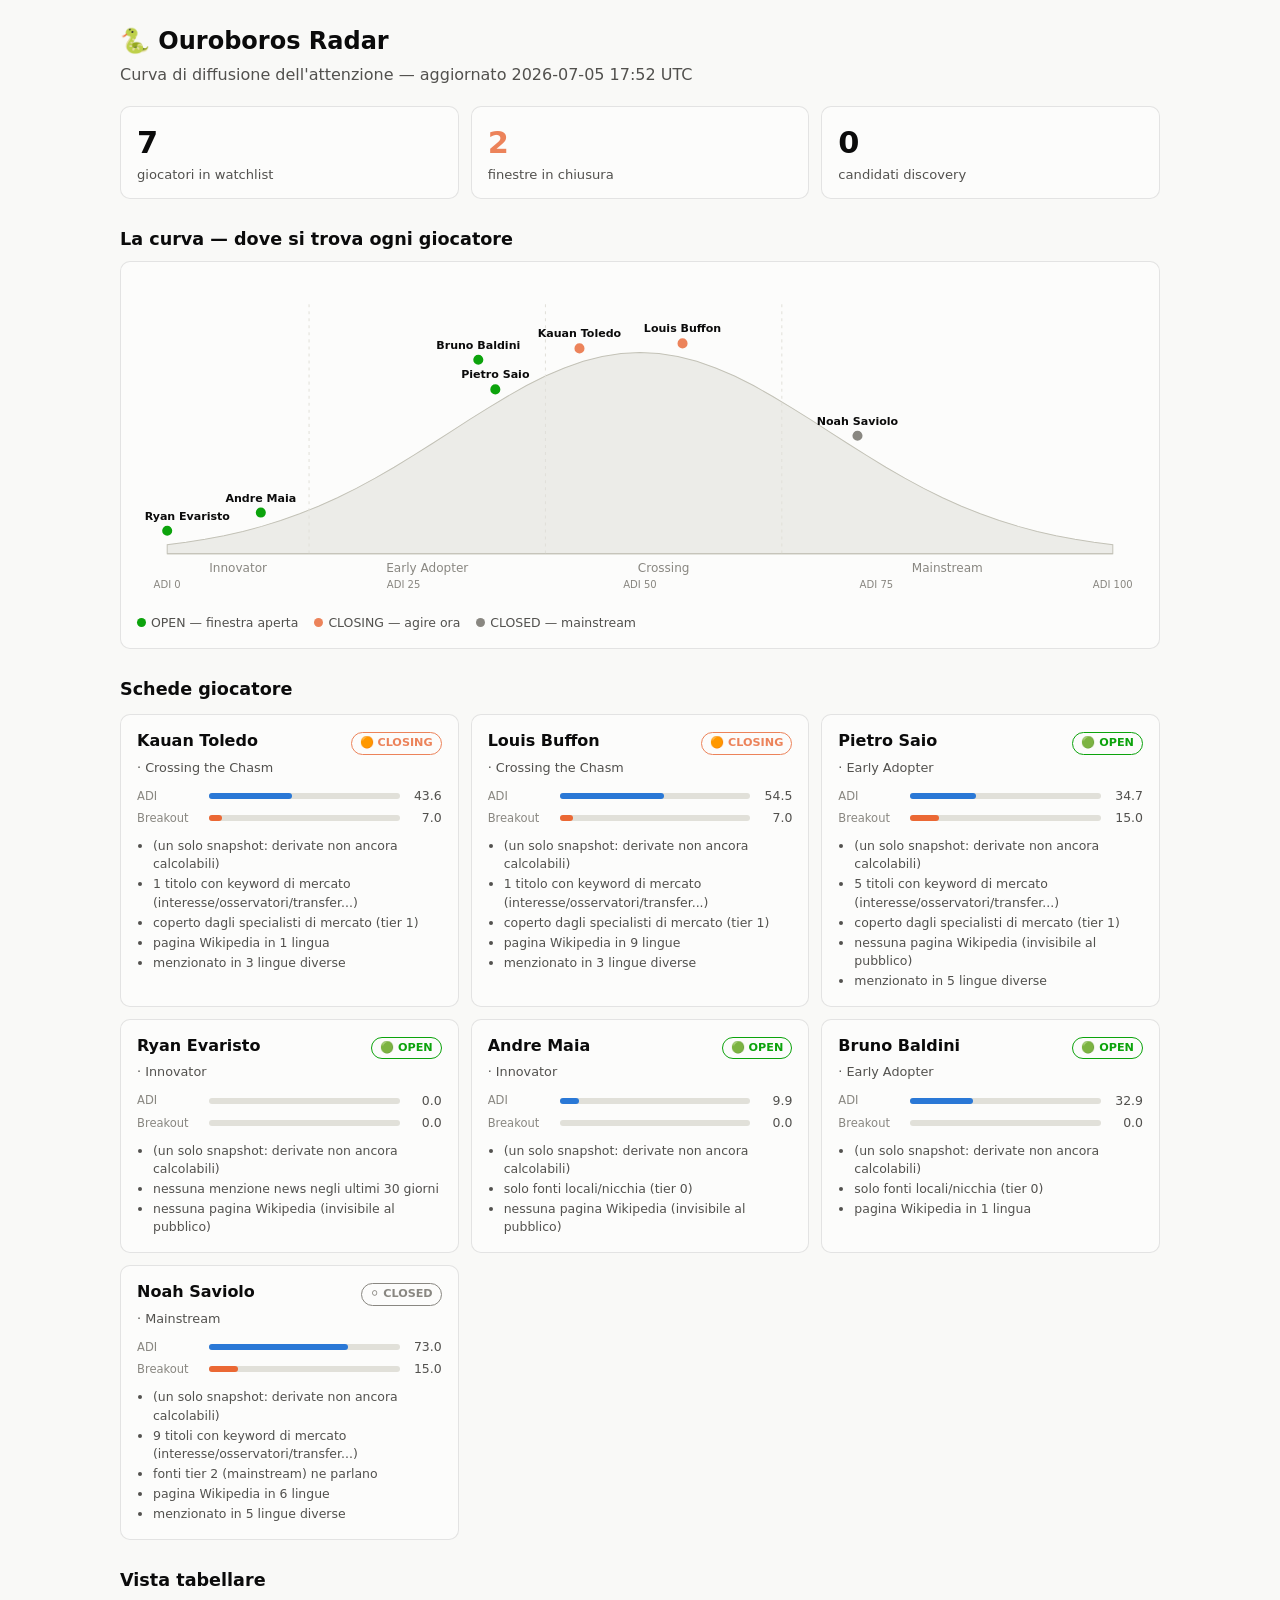
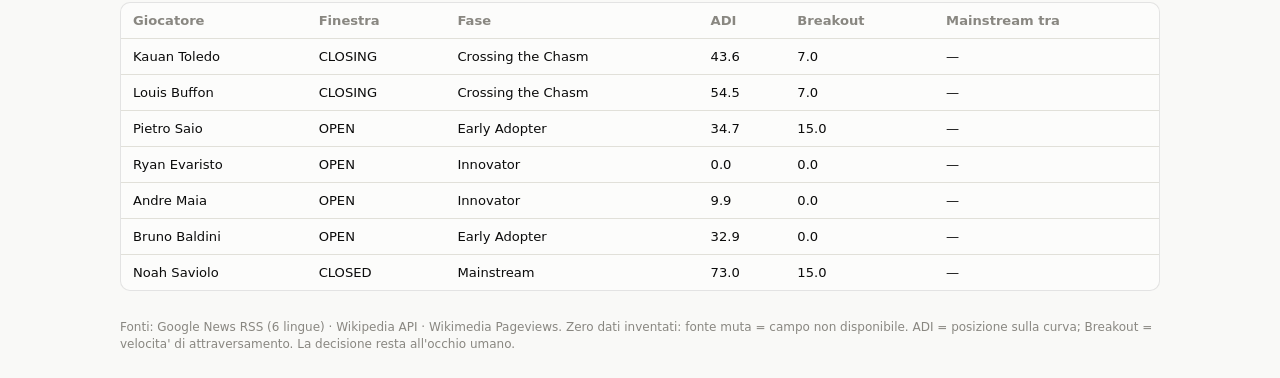
<file: docs/radar.html>
<!DOCTYPE html>
<html lang="it">
<head>
<meta charset="utf-8">
<meta name="viewport" content="width=device-width, initial-scale=1">
<title>Ouroboros Radar</title>
<style>
:root {
  --surface: #fcfcfb; --page: #f9f9f7;
  --ink: #0b0b0b; --ink2: #52514e; --muted: #898781;
  --grid: #e1e0d9; --axis: #c3c2b7; --ring: rgba(11,11,11,.10);
  --open: #0ca30c; --closing: #ec835a; --closed: #898781;
  --adi: #2a78d6; --brk: #eb6834;
}
@media (prefers-color-scheme: dark) {
  :root {
    --surface: #1a1a19; --page: #0d0d0d;
    --ink: #ffffff; --ink2: #c3c2b7; --muted: #898781;
    --grid: #2c2c2a; --axis: #383835; --ring: rgba(255,255,255,.10);
    --open: #0ca30c; --closing: #ec835a; --closed: #898781;
    --adi: #3987e5; --brk: #d95926;
  }
}
* { box-sizing: border-box; margin: 0; }
body { font-family: system-ui, -apple-system, "Segoe UI", sans-serif;
  background: var(--page); color: var(--ink); padding: 24px; line-height: 1.45; }
main { max-width: 1040px; margin: 0 auto; }
h1 { font-size: 1.5rem; } h2 { font-size: 1.1rem; margin: 28px 0 8px; }
.sub { color: var(--ink2); margin: 4px 0 20px; }
.tiles { display: grid; grid-template-columns: repeat(auto-fit, minmax(150px,1fr));
  gap: 12px; margin-bottom: 24px; }
.tile { background: var(--surface); border: 1px solid var(--ring);
  border-radius: 10px; padding: 14px 16px; }
.tile .v { font-size: 1.9rem; font-weight: 650; }
.tile .l { color: var(--ink2); font-size: .82rem; }
.chartbox { background: var(--surface); border: 1px solid var(--ring);
  border-radius: 10px; padding: 16px; overflow-x: auto; }
.cards { display: grid; grid-template-columns: repeat(auto-fill, minmax(300px,1fr));
  gap: 12px; margin-top: 12px; }
.card { background: var(--surface); border: 1px solid var(--ring);
  border-radius: 10px; padding: 14px 16px; }
.card header { display: flex; justify-content: space-between; align-items: baseline; gap: 8px; }
.card h3 { font-size: 1rem; }
.badge { font-size: .7rem; font-weight: 650; padding: 2px 8px;
  border-radius: 999px; white-space: nowrap; }
.b-open { color: var(--open); border: 1px solid var(--open); }
.b-closing { color: var(--closing); border: 1px solid var(--closing); }
.b-closed { color: var(--closed); border: 1px solid var(--closed); }
.meta { color: var(--ink2); font-size: .8rem; margin: 4px 0 10px; }
.eta { color: var(--closing); font-weight: 600; }
.barrow { display: grid; grid-template-columns: 64px 1fr 34px;
  align-items: center; gap: 8px; margin: 4px 0; }
.barlabel { font-size: .72rem; color: var(--muted); }
.barval { font-size: .78rem; color: var(--ink2); text-align: right;
  font-variant-numeric: tabular-nums; }
.track { height: 6px; background: var(--grid); border-radius: 4px; }
.fill { height: 6px; border-radius: 4px; }
.f-adi { background: var(--adi); } .f-brk { background: var(--brk); }
.reasons { margin: 10px 0 0 16px; padding: 0; color: var(--ink2);
  font-size: .78rem; }
.reasons li { margin: 2px 0; }
.legend { display: flex; gap: 16px; flex-wrap: wrap; font-size: .78rem;
  color: var(--ink2); margin-top: 8px; }
.legend .dot { display: inline-block; width: 9px; height: 9px;
  border-radius: 50%; margin-right: 5px; }
.note { color: var(--ink2); font-size: .82rem; margin-bottom: 8px; }
.tablewrap { overflow-x: auto; background: var(--surface);
  border: 1px solid var(--ring); border-radius: 10px; }
table { border-collapse: collapse; width: 100%; font-size: .82rem; }
th, td { text-align: left; padding: 8px 12px; border-bottom: 1px solid var(--grid); }
th { color: var(--muted); font-weight: 600; }
td { font-variant-numeric: tabular-nums; } td.ttl { color: var(--ink2); }
tr:last-child td { border-bottom: none; }
#tip { position: fixed; pointer-events: none; background: var(--surface);
  border: 1px solid var(--ring); border-radius: 8px; padding: 8px 10px;
  font-size: .75rem; max-width: 260px; display: none; z-index: 10;
  box-shadow: 0 4px 14px rgba(0,0,0,.25); }
footer { color: var(--muted); font-size: .75rem; margin-top: 28px; }
</style>
</head>
<body>
<main>
  <h1>🐍 Ouroboros Radar</h1>
  <p class="sub">Curva di diffusione dell'attenzione — aggiornato 2026-07-05 17:52 UTC</p>

  <div class="tiles">
    <div class="tile"><div class="v">7</div><div class="l">giocatori in watchlist</div></div>
    <div class="tile"><div class="v" style="color:var(--closing)">2</div><div class="l">finestre in chiusura</div></div>
    <div class="tile"><div class="v">0</div><div class="l">candidati discovery</div></div>
  </div>

  <h2>La curva — dove si trova ogni giocatore</h2>
  <div class="chartbox">
    <svg id="curve" viewBox="0 0 1000 320" width="100%" role="img"
         aria-label="Posizione dei giocatori sulla curva di diffusione dell'attenzione, asse ADI da 0 a 100"></svg>
    <div class="legend">
      <span><span class="dot" style="background:var(--open)"></span>OPEN — finestra aperta</span>
      <span><span class="dot" style="background:var(--closing)"></span>CLOSING — agire ora</span>
      <span><span class="dot" style="background:var(--closed)"></span>CLOSED — mainstream</span>
    </div>
  </div>

  <h2>Schede giocatore</h2>
  <div class="cards">
    <article class="card w-closing">
      <header>
        <h3>Kauan Toledo</h3>
        <span class="badge b-closing">🟠 CLOSING</span>
      </header>
      <p class="meta"> · Crossing the Chasm </p>
      <div class="bars">
        <div class="barrow"><span class="barlabel">ADI</span>
          <div class="track"><div class="fill f-adi" style="width:43.6%"></div></div>
          <span class="barval">43.6</span></div>
        <div class="barrow"><span class="barlabel">Breakout</span>
          <div class="track"><div class="fill f-brk" style="width:7.0%"></div></div>
          <span class="barval">7.0</span></div>
      </div>
      <ul class="reasons"><li>(un solo snapshot: derivate non ancora calcolabili)</li><li>1 titolo con keyword di mercato (interesse/osservatori/transfer...)</li><li>coperto dagli specialisti di mercato (tier 1)</li><li>pagina Wikipedia in 1 lingua</li><li>menzionato in 3 lingue diverse</li></ul>
    </article>
    <article class="card w-closing">
      <header>
        <h3>Louis Buffon</h3>
        <span class="badge b-closing">🟠 CLOSING</span>
      </header>
      <p class="meta"> · Crossing the Chasm </p>
      <div class="bars">
        <div class="barrow"><span class="barlabel">ADI</span>
          <div class="track"><div class="fill f-adi" style="width:54.5%"></div></div>
          <span class="barval">54.5</span></div>
        <div class="barrow"><span class="barlabel">Breakout</span>
          <div class="track"><div class="fill f-brk" style="width:7.0%"></div></div>
          <span class="barval">7.0</span></div>
      </div>
      <ul class="reasons"><li>(un solo snapshot: derivate non ancora calcolabili)</li><li>1 titolo con keyword di mercato (interesse/osservatori/transfer...)</li><li>coperto dagli specialisti di mercato (tier 1)</li><li>pagina Wikipedia in 9 lingue</li><li>menzionato in 3 lingue diverse</li></ul>
    </article>
    <article class="card w-open">
      <header>
        <h3>Pietro Saio</h3>
        <span class="badge b-open">🟢 OPEN</span>
      </header>
      <p class="meta"> · Early Adopter </p>
      <div class="bars">
        <div class="barrow"><span class="barlabel">ADI</span>
          <div class="track"><div class="fill f-adi" style="width:34.7%"></div></div>
          <span class="barval">34.7</span></div>
        <div class="barrow"><span class="barlabel">Breakout</span>
          <div class="track"><div class="fill f-brk" style="width:15.0%"></div></div>
          <span class="barval">15.0</span></div>
      </div>
      <ul class="reasons"><li>(un solo snapshot: derivate non ancora calcolabili)</li><li>5 titoli con keyword di mercato (interesse/osservatori/transfer...)</li><li>coperto dagli specialisti di mercato (tier 1)</li><li>nessuna pagina Wikipedia (invisibile al pubblico)</li><li>menzionato in 5 lingue diverse</li></ul>
    </article>
    <article class="card w-open">
      <header>
        <h3>Ryan Evaristo</h3>
        <span class="badge b-open">🟢 OPEN</span>
      </header>
      <p class="meta"> · Innovator </p>
      <div class="bars">
        <div class="barrow"><span class="barlabel">ADI</span>
          <div class="track"><div class="fill f-adi" style="width:0.0%"></div></div>
          <span class="barval">0.0</span></div>
        <div class="barrow"><span class="barlabel">Breakout</span>
          <div class="track"><div class="fill f-brk" style="width:0.0%"></div></div>
          <span class="barval">0.0</span></div>
      </div>
      <ul class="reasons"><li>(un solo snapshot: derivate non ancora calcolabili)</li><li>nessuna menzione news negli ultimi 30 giorni</li><li>nessuna pagina Wikipedia (invisibile al pubblico)</li></ul>
    </article>
    <article class="card w-open">
      <header>
        <h3>Andre Maia</h3>
        <span class="badge b-open">🟢 OPEN</span>
      </header>
      <p class="meta"> · Innovator </p>
      <div class="bars">
        <div class="barrow"><span class="barlabel">ADI</span>
          <div class="track"><div class="fill f-adi" style="width:9.9%"></div></div>
          <span class="barval">9.9</span></div>
        <div class="barrow"><span class="barlabel">Breakout</span>
          <div class="track"><div class="fill f-brk" style="width:0.0%"></div></div>
          <span class="barval">0.0</span></div>
      </div>
      <ul class="reasons"><li>(un solo snapshot: derivate non ancora calcolabili)</li><li>solo fonti locali/nicchia (tier 0)</li><li>nessuna pagina Wikipedia (invisibile al pubblico)</li></ul>
    </article>
    <article class="card w-open">
      <header>
        <h3>Bruno Baldini</h3>
        <span class="badge b-open">🟢 OPEN</span>
      </header>
      <p class="meta"> · Early Adopter </p>
      <div class="bars">
        <div class="barrow"><span class="barlabel">ADI</span>
          <div class="track"><div class="fill f-adi" style="width:32.9%"></div></div>
          <span class="barval">32.9</span></div>
        <div class="barrow"><span class="barlabel">Breakout</span>
          <div class="track"><div class="fill f-brk" style="width:0.0%"></div></div>
          <span class="barval">0.0</span></div>
      </div>
      <ul class="reasons"><li>(un solo snapshot: derivate non ancora calcolabili)</li><li>solo fonti locali/nicchia (tier 0)</li><li>pagina Wikipedia in 1 lingua</li></ul>
    </article>
    <article class="card w-closed">
      <header>
        <h3>Noah Saviolo</h3>
        <span class="badge b-closed">⚪ CLOSED</span>
      </header>
      <p class="meta"> · Mainstream </p>
      <div class="bars">
        <div class="barrow"><span class="barlabel">ADI</span>
          <div class="track"><div class="fill f-adi" style="width:73.0%"></div></div>
          <span class="barval">73.0</span></div>
        <div class="barrow"><span class="barlabel">Breakout</span>
          <div class="track"><div class="fill f-brk" style="width:15.0%"></div></div>
          <span class="barval">15.0</span></div>
      </div>
      <ul class="reasons"><li>(un solo snapshot: derivate non ancora calcolabili)</li><li>9 titoli con keyword di mercato (interesse/osservatori/transfer...)</li><li>fonti tier 2 (mainstream) ne parlano</li><li>pagina Wikipedia in 6 lingue</li><li>menzionato in 5 lingue diverse</li></ul>
    </article>
  </div>

  <h2>Vista tabellare</h2>
  <div class="tablewrap"><table>
    <thead><tr><th>Giocatore</th><th>Finestra</th><th>Fase</th><th>ADI</th><th>Breakout</th><th>Mainstream tra</th></tr></thead>
    <tbody><tr><td>Kauan Toledo</td><td>CLOSING</td><td>Crossing the Chasm</td><td>43.6</td><td>7.0</td><td>—</td></tr><tr><td>Louis Buffon</td><td>CLOSING</td><td>Crossing the Chasm</td><td>54.5</td><td>7.0</td><td>—</td></tr><tr><td>Pietro Saio</td><td>OPEN</td><td>Early Adopter</td><td>34.7</td><td>15.0</td><td>—</td></tr><tr><td>Ryan Evaristo</td><td>OPEN</td><td>Innovator</td><td>0.0</td><td>0.0</td><td>—</td></tr><tr><td>Andre Maia</td><td>OPEN</td><td>Innovator</td><td>9.9</td><td>0.0</td><td>—</td></tr><tr><td>Bruno Baldini</td><td>OPEN</td><td>Early Adopter</td><td>32.9</td><td>0.0</td><td>—</td></tr><tr><td>Noah Saviolo</td><td>CLOSED</td><td>Mainstream</td><td>73.0</td><td>15.0</td><td>—</td></tr></tbody>
  </table></div>

  <footer>Fonti: Google News RSS (6 lingue) · Wikipedia API · Wikimedia Pageviews.
  Zero dati inventati: fonte muta = campo non disponibile. ADI = posizione sulla
  curva; Breakout = velocita' di attraversamento. La decisione resta all'occhio umano.</footer>
</main>
<div id="tip"></div>
<script>
const PLAYERS = [{"name": "Kauan Toledo", "club": "", "adi": 43.6, "breakout": 7.0, "phase": "Crossing the Chasm", "window": "CLOSING", "weeks": null, "adi_reasons": ["coperto dagli specialisti di mercato (tier 1)", "pagina Wikipedia in 1 lingua", "menzionato in 3 lingue diverse"], "breakout_reasons": ["(un solo snapshot: derivate non ancora calcolabili)", "1 titolo con keyword di mercato (interesse/osservatori/transfer...)"]}, {"name": "Louis Buffon", "club": "", "adi": 54.5, "breakout": 7.0, "phase": "Crossing the Chasm", "window": "CLOSING", "weeks": null, "adi_reasons": ["coperto dagli specialisti di mercato (tier 1)", "pagina Wikipedia in 9 lingue", "menzionato in 3 lingue diverse", "~198 visite/giorno alla pagina Wikipedia"], "breakout_reasons": ["(un solo snapshot: derivate non ancora calcolabili)", "1 titolo con keyword di mercato (interesse/osservatori/transfer...)"]}, {"name": "Pietro Saio", "club": "", "adi": 34.7, "breakout": 15.0, "phase": "Early Adopter", "window": "OPEN", "weeks": null, "adi_reasons": ["coperto dagli specialisti di mercato (tier 1)", "nessuna pagina Wikipedia (invisibile al pubblico)", "menzionato in 5 lingue diverse"], "breakout_reasons": ["(un solo snapshot: derivate non ancora calcolabili)", "5 titoli con keyword di mercato (interesse/osservatori/transfer...)"]}, {"name": "Ryan Evaristo", "club": "", "adi": 0.0, "breakout": 0.0, "phase": "Innovator", "window": "OPEN", "weeks": null, "adi_reasons": ["nessuna menzione news negli ultimi 30 giorni", "nessuna pagina Wikipedia (invisibile al pubblico)"], "breakout_reasons": ["(un solo snapshot: derivate non ancora calcolabili)"]}, {"name": "Andre Maia", "club": "", "adi": 9.9, "breakout": 0.0, "phase": "Innovator", "window": "OPEN", "weeks": null, "adi_reasons": ["solo fonti locali/nicchia (tier 0)", "nessuna pagina Wikipedia (invisibile al pubblico)"], "breakout_reasons": ["(un solo snapshot: derivate non ancora calcolabili)"]}, {"name": "Bruno Baldini", "club": "", "adi": 32.9, "breakout": 0.0, "phase": "Early Adopter", "window": "OPEN", "weeks": null, "adi_reasons": ["solo fonti locali/nicchia (tier 0)", "pagina Wikipedia in 1 lingua"], "breakout_reasons": ["(un solo snapshot: derivate non ancora calcolabili)"]}, {"name": "Noah Saviolo", "club": "", "adi": 73.0, "breakout": 15.0, "phase": "Mainstream", "window": "CLOSED", "weeks": null, "adi_reasons": ["fonti tier 2 (mainstream) ne parlano", "pagina Wikipedia in 6 lingue", "menzionato in 5 lingue diverse"], "breakout_reasons": ["(un solo snapshot: derivate non ancora calcolabili)", "9 titoli con keyword di mercato (interesse/osservatori/transfer...)"]}];
const svg = document.getElementById('curve');
const NS = 'http://www.w3.org/2000/svg';
const W = 1000, H = 320, PAD = {l: 30, r: 30, t: 26, b: 46};
const px = adi => PAD.l + (W - PAD.l - PAD.r) * adi / 100;
const css = v => getComputedStyle(document.documentElement).getPropertyValue(v).trim();
function el(tag, attrs, parent) {
  const e = document.createElementNS(NS, tag);
  for (const k in attrs) e.setAttribute(k, attrs[k]);
  (parent || svg).appendChild(e); return e;
}
// campana di Rogers (gaussiana) come sfondo recessivo
const mu = 50, sigma = 20, baseY = H - PAD.b;
let d = `M ${px(0)} ${baseY}`;
for (let x = 0; x <= 100; x += 2) {
  const y = baseY - 200 * Math.exp(-((x - mu) ** 2) / (2 * sigma ** 2));
  d += ` L ${px(x)} ${y.toFixed(1)}`;
}
d += ` L ${px(100)} ${baseY} Z`;
el('path', {d, fill: css('--grid'), 'fill-opacity': .55, stroke: css('--axis'), 'stroke-width': 1});
// bande di fase (hairline) + etichette
const bands = [[0,15,'Innovator'],[15,40,'Early Adopter'],[40,65,'Crossing'],[65,100,'Mainstream']];
bands.forEach(([lo, hi, label]) => {
  if (lo > 0) el('line', {x1: px(lo), y1: PAD.t, x2: px(lo), y2: baseY,
    stroke: css('--grid'), 'stroke-width': 1, 'stroke-dasharray': '3 4'});
  const t = el('text', {x: (px(lo) + px(hi)) / 2, y: baseY + 18,
    'text-anchor': 'middle', 'font-size': 12, fill: css('--muted')});
  t.textContent = label;
});
// asse
el('line', {x1: px(0), y1: baseY, x2: px(100), y2: baseY, stroke: css('--axis'), 'stroke-width': 1});
[0, 25, 50, 75, 100].forEach(v => {
  const t = el('text', {x: px(v), y: baseY + 34, 'text-anchor': 'middle',
    'font-size': 10, fill: css('--muted')});
  t.textContent = 'ADI ' + v;
});
// dot per giocatore, con anti-collisione verticale semplice
const colors = {OPEN: css('--open'), CLOSING: css('--closing'), CLOSED: css('--closed')};
const placed = [];
const tip = document.getElementById('tip');
PLAYERS.forEach(p => {
  const x = px(p.adi);
  let y = baseY - 200 * Math.exp(-((p.adi - mu) ** 2) / (2 * sigma * sigma)) - 14;
  while (placed.some(q => Math.abs(q.x - x) < 46 && Math.abs(q.y - y) < 18)) y -= 20;
  placed.push({x, y});
  const g = el('g', {cursor: 'pointer'});
  el('circle', {cx: x, cy: y, r: 13, fill: 'transparent'}, g); // hit target
  el('circle', {cx: x, cy: y, r: 6, fill: colors[p.window],
    stroke: css('--surface'), 'stroke-width': 2}, g);
  // clamp: l'etichetta non deve uscire dal viewBox ai bordi
  const lx = Math.max(50, Math.min(W - 50, x));
  const t = el('text', {x: lx, y: y - 11, 'text-anchor': 'middle',
    'font-size': 11, 'font-weight': 600, fill: css('--ink')}, g);
  t.textContent = p.name;
  g.addEventListener('mousemove', ev => {
    tip.style.display = 'block';
    tip.style.left = Math.min(ev.clientX + 14, window.innerWidth - 280) + 'px';
    tip.style.top = (ev.clientY + 14) + 'px';
    tip.innerHTML = `<strong>${p.name}</strong> ${p.club ? '· ' + p.club : ''}<br>` +
      `${p.phase} — finestra ${p.window}<br>` +
      `ADI ${p.adi} · Breakout ${p.breakout}` +
      (p.weeks ? `<br>⏳ mainstream tra ~${p.weeks} settimane` : '');
  });
  g.addEventListener('mouseleave', () => tip.style.display = 'none');
});
</script>
</body>
</html>
</file>
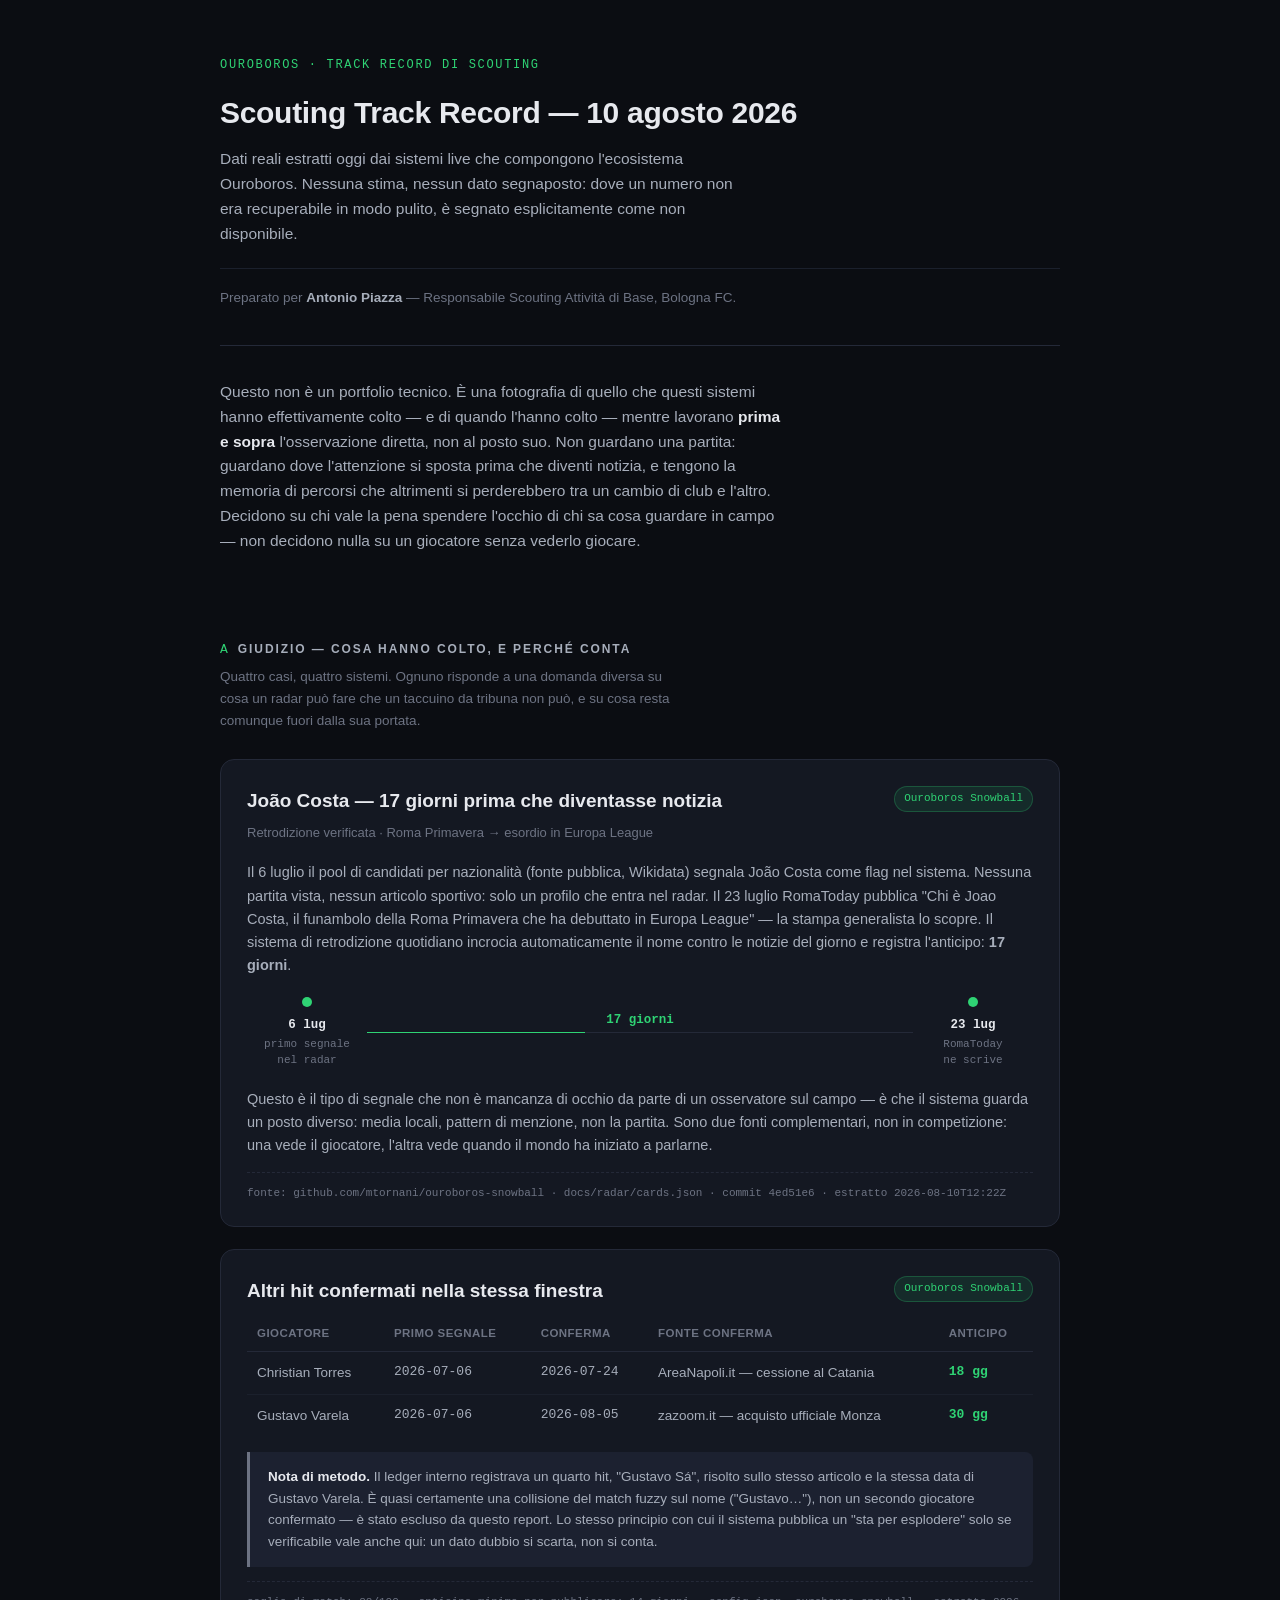
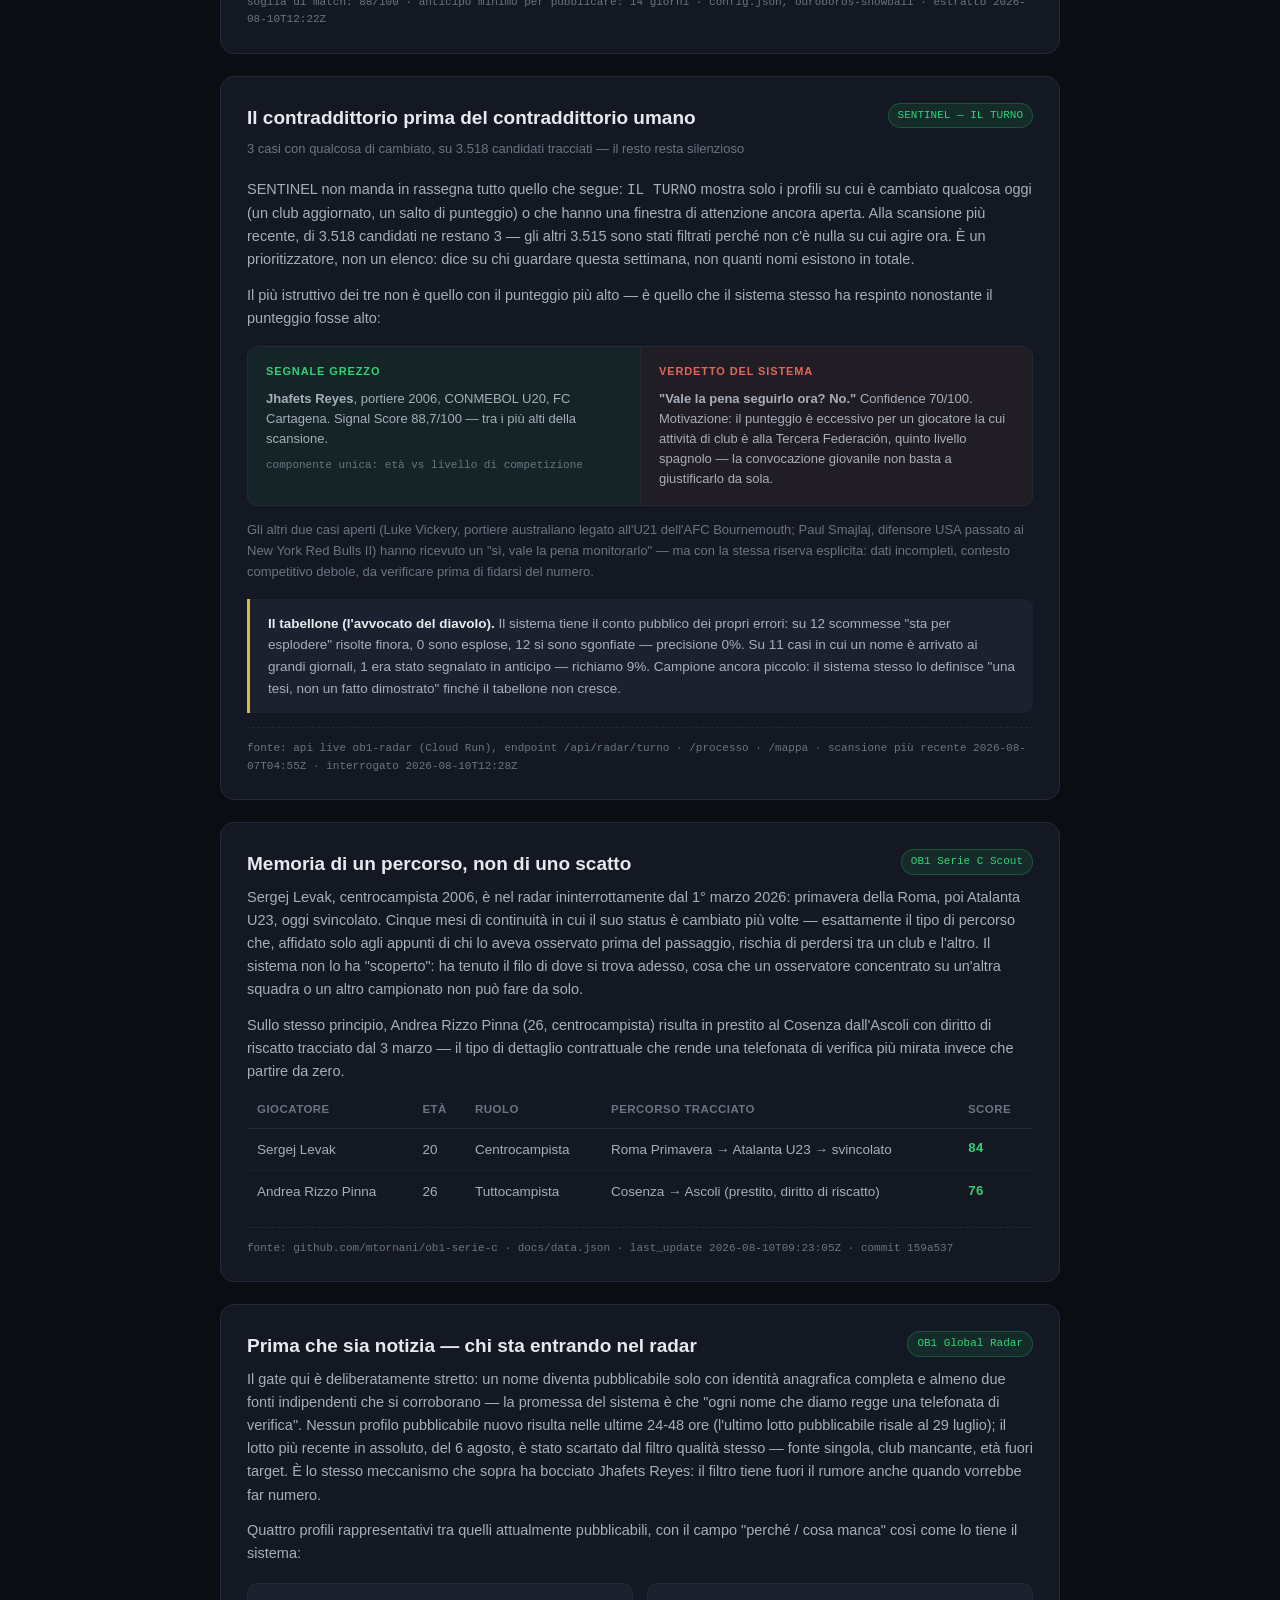
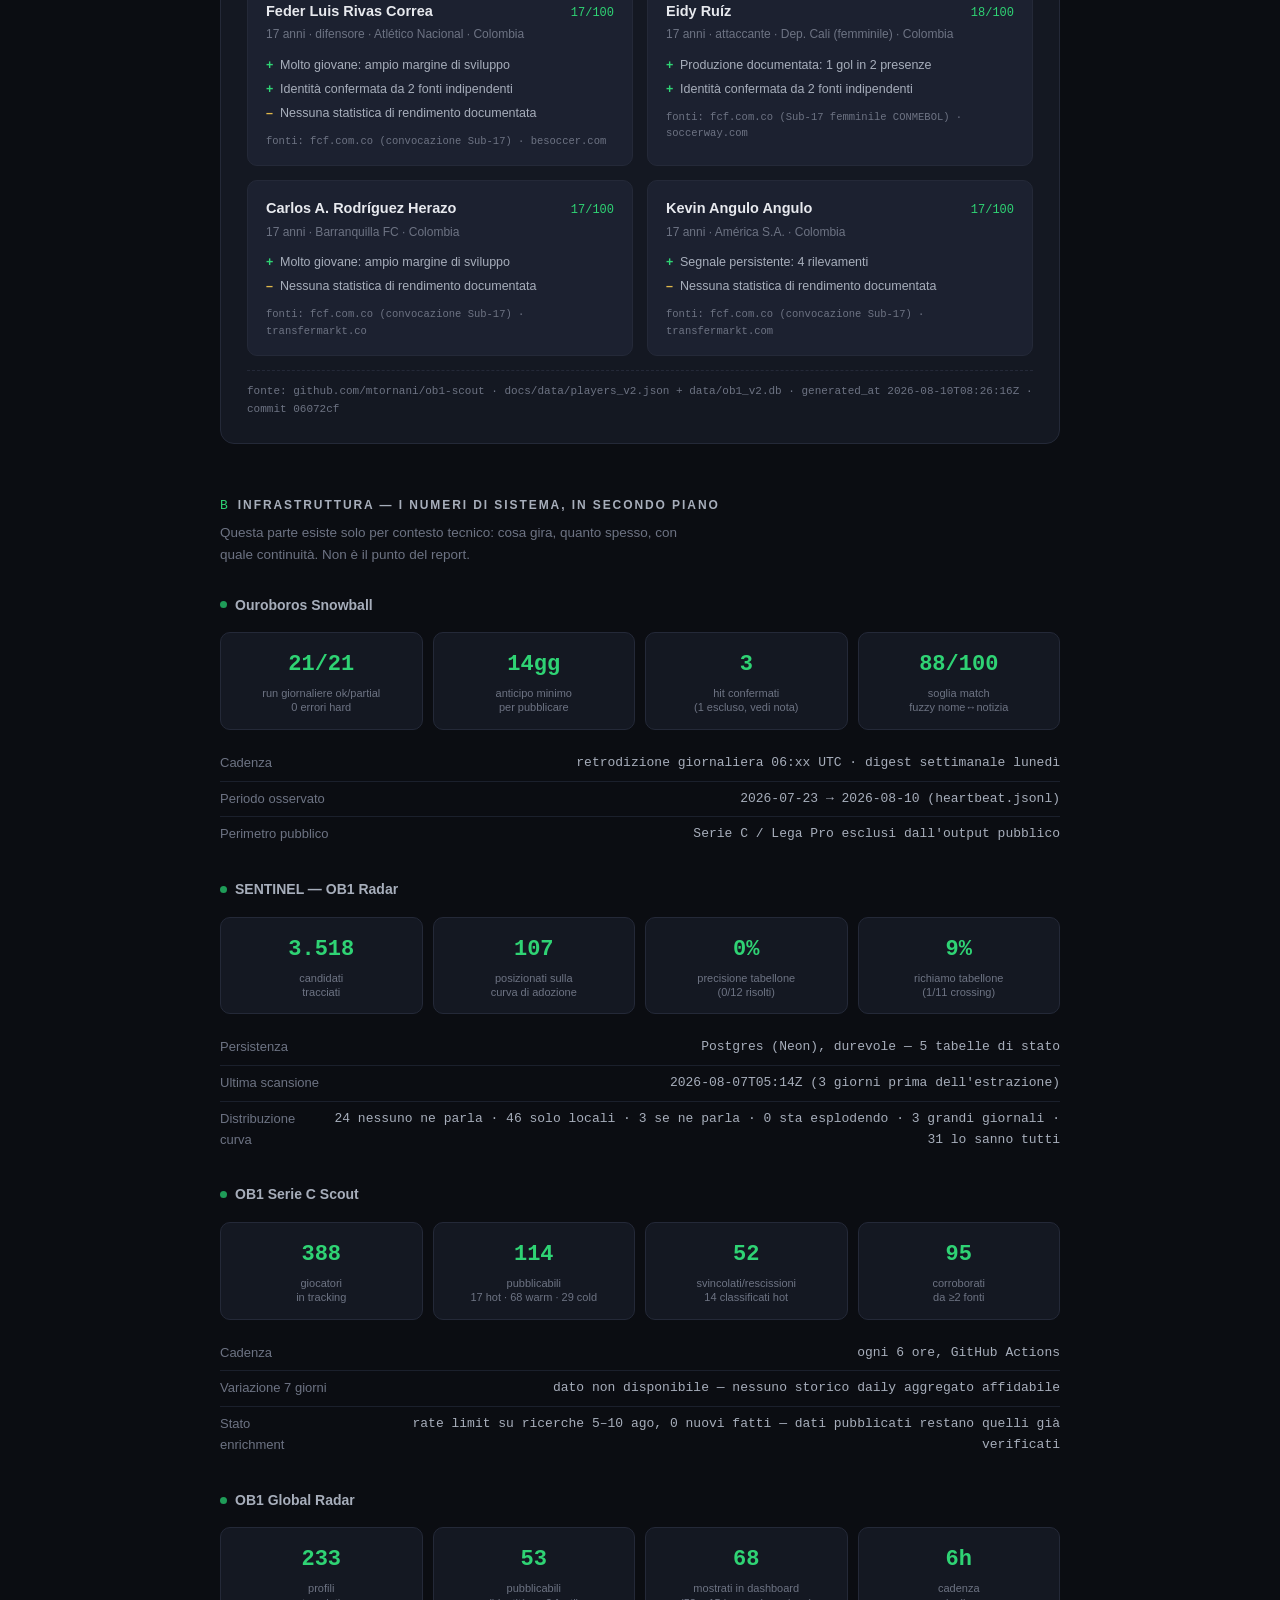
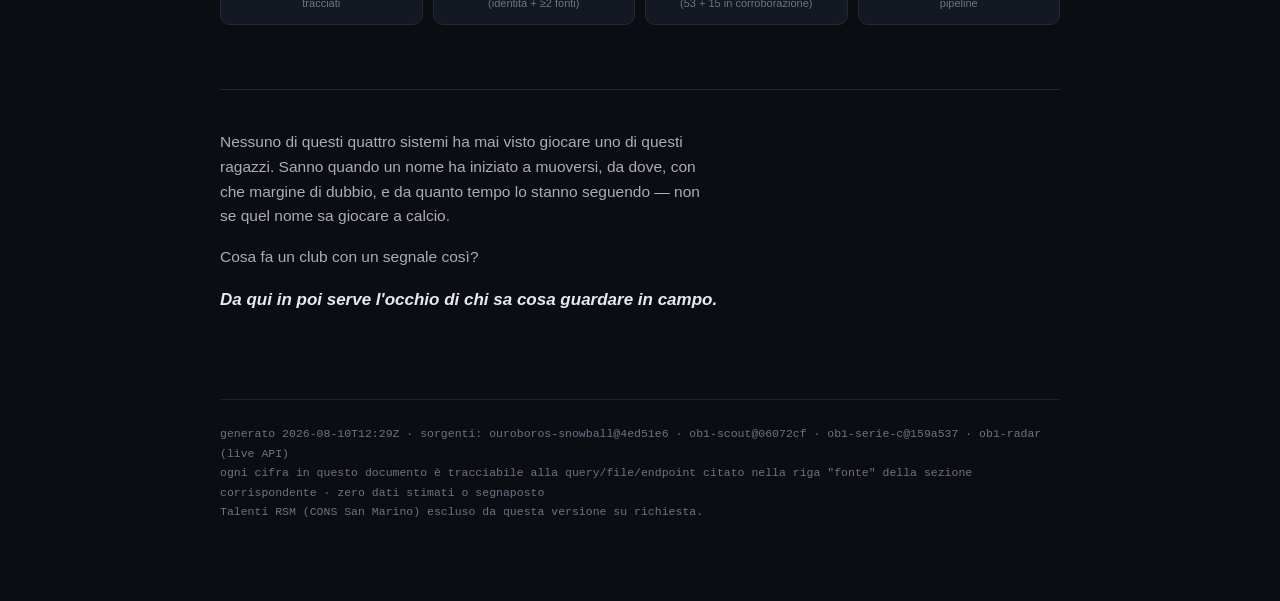
<file: output/scouting-track-record-20260810.html>
<!DOCTYPE html>
<html lang="it">
<head>
<meta charset="UTF-8">
<meta name="viewport" content="width=device-width, initial-scale=1.0">
<title>Scouting Track Record — 10 agosto 2026</title>
<style>
*,*::before,*::after{box-sizing:border-box;margin:0;padding:0}
:root{
  --bg:#0b0d12; --card:#141822; --elevated:#1c2130;
  --ink:#e7e9ee; --ink-2:#a7aebb; --ink-3:#6d7383;
  --accent:#2fd374; --accent-dim:#1f9c58; --accent-wash:rgba(47,211,116,.1);
  --amber:#e0b84a; --red:#e0685a;
  --border:#242938; --border-soft:#1b202c;
  --font:-apple-system,BlinkMacSystemFont,'Segoe UI',Roboto,sans-serif;
  --mono:'SF Mono','Fira Code',ui-monospace,Consolas,monospace;
}
body{font-family:var(--font);background:var(--bg);color:var(--ink);line-height:1.6;font-size:15px;-webkit-font-smoothing:antialiased}
.wrap{max-width:880px;margin:0 auto;padding:0 20px 80px}
a{color:var(--accent)}
.mono{font-family:var(--mono)}

/* ===== masthead ===== */
.masthead{padding:56px 0 36px;border-bottom:1px solid var(--border)}
.eyebrow{font-family:var(--mono);font-size:12px;letter-spacing:.14em;text-transform:uppercase;color:var(--accent);margin-bottom:14px}
h1{font-size:30px;font-weight:800;letter-spacing:-.01em;margin-bottom:10px}
.subtitle{color:var(--ink-2);font-size:15.5px;max-width:60ch}
.addressee{margin-top:22px;padding-top:18px;border-top:1px solid var(--border-soft);font-size:13.5px;color:var(--ink-3)}
.addressee b{color:var(--ink-2);font-weight:600}

/* ===== intro ===== */
.intro{padding:34px 0;font-size:15.5px;color:var(--ink-2);max-width:66ch}
.intro strong{color:var(--ink)}

/* ===== section blocks ===== */
.block-label{display:flex;align-items:baseline;gap:10px;margin:52px 0 6px}
.block-label .num{font-family:var(--mono);color:var(--accent);font-size:13px}
.block-label h2{font-size:12px;letter-spacing:.16em;text-transform:uppercase;color:var(--ink-2);font-weight:700}
.block-note{font-size:13.5px;color:var(--ink-3);margin-bottom:28px;max-width:62ch}

.case{background:var(--card);border:1px solid var(--border);border-radius:14px;padding:26px 26px 24px;margin-bottom:22px}
.case-h{display:flex;justify-content:space-between;align-items:flex-start;gap:16px;flex-wrap:wrap;margin-bottom:6px}
.case-title{font-size:19px;font-weight:700}
.case-tag{font-family:var(--mono);font-size:11px;color:var(--accent);background:var(--accent-wash);border:1px solid rgba(47,211,116,.25);padding:3px 9px;border-radius:20px;white-space:nowrap}
.case-kicker{color:var(--ink-3);font-size:13px;margin-bottom:18px}
.case-body p{color:var(--ink-2);margin-bottom:12px;font-size:14.5px}
.case-body p:last-child{margin-bottom:0}

/* timeline */
.timeline{display:flex;align-items:center;gap:0;margin:20px 0;font-family:var(--mono);font-size:12.5px}
.tl-point{text-align:center;flex-shrink:0;width:120px}
.tl-dot{width:10px;height:10px;border-radius:50%;background:var(--accent);margin:0 auto 8px}
.tl-point.muted .tl-dot{background:var(--ink-3)}
.tl-date{color:var(--ink);font-weight:700}
.tl-label{color:var(--ink-3);font-size:11px;margin-top:2px;line-height:1.4}
.tl-line{flex:1;height:1px;background:linear-gradient(90deg,var(--accent),var(--accent) 40%,var(--border) 40%,var(--border));position:relative;min-width:40px}
.tl-lead{position:absolute;top:-22px;left:50%;transform:translateX(-50%);color:var(--accent);font-weight:700;white-space:nowrap}

table.data{width:100%;border-collapse:collapse;font-size:13.5px;margin-top:8px}
table.data th{text-align:left;padding:9px 10px;color:var(--ink-3);font-weight:600;font-size:11.5px;text-transform:uppercase;letter-spacing:.04em;border-bottom:1px solid var(--border)}
table.data td{padding:10px 10px;border-bottom:1px solid var(--border-soft);color:var(--ink-2)}
table.data td.mono{font-family:var(--mono);font-size:13px}
table.data tr:last-child td{border-bottom:none}
table.data .lead{color:var(--accent);font-weight:700}

.note{background:var(--elevated);border-left:3px solid var(--amber);border-radius:0 8px 8px 0;padding:14px 18px;font-size:13.5px;color:var(--ink-2);margin-top:16px}
.note b{color:var(--ink)}
.note.method{border-left-color:var(--ink-3)}

/* contraddittorio (verdetto vs scettico) */
.duel{display:grid;grid-template-columns:1fr;gap:0;margin-top:16px;border:1px solid var(--border);border-radius:10px;overflow:hidden}
@media(min-width:640px){.duel{grid-template-columns:1fr 1fr}}
.duel > div{padding:16px 18px}
.duel .verdict{background:rgba(47,211,116,.06)}
.duel .skeptic{background:rgba(224,104,90,.06);border-top:1px solid var(--border)}
@media(min-width:640px){.duel .skeptic{border-top:none;border-left:1px solid var(--border)}}
.duel h4{font-size:11px;text-transform:uppercase;letter-spacing:.08em;margin-bottom:8px}
.duel .verdict h4{color:var(--accent)}
.duel .skeptic h4{color:var(--red)}
.duel p{font-size:13px;color:var(--ink-2);line-height:1.55}
.duel .stamp{font-family:var(--mono);font-size:11px;color:var(--ink-3);margin-top:8px}

.cases-mini{display:grid;grid-template-columns:1fr;gap:10px;margin-top:16px}
.mini-row{display:flex;justify-content:space-between;gap:14px;padding:10px 0;border-bottom:1px solid var(--border-soft);font-size:13.5px}
.mini-row:last-child{border-bottom:none}
.mini-name{color:var(--ink);font-weight:600}
.mini-meta{color:var(--ink-3);font-size:12px}
.mini-verdict{font-family:var(--mono);font-size:12px;white-space:nowrap}
.mini-verdict.yes{color:var(--accent)}
.mini-verdict.no{color:var(--red)}

/* profile grid (OB1 Global) */
.profiles{display:grid;grid-template-columns:1fr;gap:14px;margin-top:18px}
@media(min-width:640px){.profiles{grid-template-columns:1fr 1fr}}
.profile{background:var(--elevated);border:1px solid var(--border);border-radius:10px;padding:16px 18px}
.profile-h{display:flex;justify-content:space-between;align-items:baseline;margin-bottom:2px}
.profile-name{font-weight:700;font-size:14.5px}
.profile-score{font-family:var(--mono);font-size:12px;color:var(--accent)}
.profile-meta{color:var(--ink-3);font-size:12px;margin-bottom:10px}
.profile ul{list-style:none;font-size:12.5px;color:var(--ink-2)}
.profile li{padding-left:14px;position:relative;margin-bottom:4px}
.profile li.pro::before{content:"+";position:absolute;left:0;color:var(--accent);font-weight:700}
.profile li.caution::before{content:"–";position:absolute;left:0;color:var(--amber);font-weight:700}
.profile-src{font-family:var(--mono);font-size:10.5px;color:var(--ink-3);margin-top:10px}

/* stat tiles */
.stats-row{display:grid;grid-template-columns:repeat(2,1fr);gap:10px;margin:16px 0}
@media(min-width:520px){.stats-row{grid-template-columns:repeat(4,1fr)}}
.stat{background:var(--card);border:1px solid var(--border);border-radius:10px;padding:14px 12px;text-align:center}
.stat-v{font-family:var(--mono);font-size:22px;font-weight:800;color:var(--accent)}
.stat-l{font-size:11px;color:var(--ink-3);margin-top:4px;line-height:1.3}

/* infra (muted) */
.infra-sys{margin-bottom:26px}
.infra-sys h3{font-size:14px;font-weight:700;color:var(--ink-2);margin-bottom:10px;display:flex;align-items:center;gap:8px}
.infra-sys h3 .dot{width:7px;height:7px;border-radius:50%;background:var(--accent-dim)}
.kv{display:grid;grid-template-columns:1fr;gap:0;font-size:13px}
.kv-row{display:flex;justify-content:space-between;gap:16px;padding:7px 0;border-bottom:1px solid var(--border-soft)}
.kv-row:last-child{border-bottom:none}
.kv-k{color:var(--ink-3)}
.kv-v{font-family:var(--mono);color:var(--ink-2);text-align:right}

/* provenance footer per source */
.src{font-family:var(--mono);font-size:11px;color:var(--ink-3);margin-top:14px;padding-top:12px;border-top:1px dashed var(--border)}

/* closing */
.closing{margin-top:64px;padding:40px 0 10px;border-top:1px solid var(--border)}
.closing p{color:var(--ink-2);font-size:15.5px;max-width:58ch;margin-bottom:16px}
.closing .final{color:var(--ink);font-size:17px;font-weight:600;font-style:italic;margin-top:10px}

.footer{margin-top:60px;padding-top:24px;border-top:1px solid var(--border-soft);font-size:11.5px;color:var(--ink-3);font-family:var(--mono);line-height:1.7}
</style>
</head>
<body>
<div class="wrap">

  <div class="masthead">
    <div class="eyebrow">Ouroboros · Track record di scouting</div>
    <h1>Scouting Track Record — 10 agosto 2026</h1>
    <p class="subtitle">Dati reali estratti oggi dai sistemi live che compongono l'ecosistema Ouroboros. Nessuna stima, nessun dato segnaposto: dove un numero non era recuperabile in modo pulito, è segnato esplicitamente come non disponibile.</p>
    <div class="addressee">Preparato per <b>Antonio Piazza</b> — Responsabile Scouting Attività di Base, Bologna FC.</div>
  </div>

  <div class="intro">
    <p>Questo non è un portfolio tecnico. È una fotografia di quello che questi sistemi hanno effettivamente colto — e di quando l'hanno colto — mentre lavorano <strong>prima e sopra</strong> l'osservazione diretta, non al posto suo. Non guardano una partita: guardano dove l'attenzione si sposta prima che diventi notizia, e tengono la memoria di percorsi che altrimenti si perderebbero tra un cambio di club e l'altro. Decidono su chi vale la pena spendere l'occhio di chi sa cosa guardare in campo — non decidono nulla su un giocatore senza vederlo giocare.</p>
  </div>

  <!-- ================= BLOCCO A — GIUDIZIO ================= -->
  <div class="block-label"><span class="num">A</span><h2>Giudizio — cosa hanno colto, e perché conta</h2></div>
  <p class="block-note">Quattro casi, quattro sistemi. Ognuno risponde a una domanda diversa su cosa un radar può fare che un taccuino da tribuna non può, e su cosa resta comunque fuori dalla sua portata.</p>

  <!-- A1 — João Costa / Snowball -->
  <div class="case">
    <div class="case-h">
      <div class="case-title">João Costa — 17 giorni prima che diventasse notizia</div>
      <div class="case-tag">Ouroboros Snowball</div>
    </div>
    <div class="case-kicker">Retrodizione verificata · Roma Primavera → esordio in Europa League</div>
    <div class="case-body">
      <p>Il 6 luglio il pool di candidati per nazionalità (fonte pubblica, Wikidata) segnala João Costa come flag nel sistema. Nessuna partita vista, nessun articolo sportivo: solo un profilo che entra nel radar. Il 23 luglio RomaToday pubblica "Chi è Joao Costa, il funambolo della Roma Primavera che ha debuttato in Europa League" — la stampa generalista lo scopre. Il sistema di retrodizione quotidiano incrocia automaticamente il nome contro le notizie del giorno e registra l'anticipo: <strong>17 giorni</strong>.</p>
      <div class="timeline">
        <div class="tl-point"><div class="tl-dot"></div><div class="tl-date">6 lug</div><div class="tl-label">primo segnale<br>nel radar</div></div>
        <div class="tl-line"><span class="tl-lead">17 giorni</span></div>
        <div class="tl-point"><div class="tl-dot"></div><div class="tl-date">23 lug</div><div class="tl-label">RomaToday<br>ne scrive</div></div>
      </div>
      <p>Questo è il tipo di segnale che non è mancanza di occhio da parte di un osservatore sul campo — è che il sistema guarda un posto diverso: media locali, pattern di menzione, non la partita. Sono due fonti complementari, non in competizione: una vede il giocatore, l'altra vede quando il mondo ha iniziato a parlarne.</p>
    </div>
    <div class="src">fonte: github.com/mtornani/ouroboros-snowball · docs/radar/cards.json · commit 4ed51e6 · estratto 2026-08-10T12:22Z</div>
  </div>

  <div class="case">
    <div class="case-h">
      <div class="case-title">Altri hit confermati nella stessa finestra</div>
      <div class="case-tag">Ouroboros Snowball</div>
    </div>
    <table class="data">
      <thead><tr><th>Giocatore</th><th>Primo segnale</th><th>Conferma</th><th>Fonte conferma</th><th>Anticipo</th></tr></thead>
      <tbody>
        <tr><td>Christian Torres</td><td class="mono">2026-07-06</td><td class="mono">2026-07-24</td><td>AreaNapoli.it — cessione al Catania</td><td class="lead mono">18 gg</td></tr>
        <tr><td>Gustavo Varela</td><td class="mono">2026-07-06</td><td class="mono">2026-08-05</td><td>zazoom.it — acquisto ufficiale Monza</td><td class="lead mono">30 gg</td></tr>
      </tbody>
    </table>
    <div class="note method"><b>Nota di metodo.</b> Il ledger interno registrava un quarto hit, "Gustavo Sá", risolto sullo stesso articolo e la stessa data di Gustavo Varela. È quasi certamente una collisione del match fuzzy sul nome ("Gustavo…"), non un secondo giocatore confermato — è stato escluso da questo report. Lo stesso principio con cui il sistema pubblica un "sta per esplodere" solo se verificabile vale anche qui: un dato dubbio si scarta, non si conta.</div>
    <div class="src">soglia di match: 88/100 · anticipo minimo per pubblicare: 14 giorni · config.json, ouroboros-snowball · estratto 2026-08-10T12:22Z</div>
  </div>

  <!-- A2 — SENTINEL / Il Turno -->
  <div class="case">
    <div class="case-h">
      <div class="case-title">Il contraddittorio prima del contraddittorio umano</div>
      <div class="case-tag">SENTINEL — IL TURNO</div>
    </div>
    <div class="case-kicker">3 casi con qualcosa di cambiato, su 3.518 candidati tracciati — il resto resta silenzioso</div>
    <div class="case-body">
      <p>SENTINEL non manda in rassegna tutto quello che segue: <span class="mono">IL TURNO</span> mostra solo i profili su cui è cambiato qualcosa oggi (un club aggiornato, un salto di punteggio) o che hanno una finestra di attenzione ancora aperta. Alla scansione più recente, di 3.518 candidati ne restano 3 — gli altri 3.515 sono stati filtrati perché non c'è nulla su cui agire ora. È un prioritizzatore, non un elenco: dice su chi guardare questa settimana, non quanti nomi esistono in totale.</p>
      <p>Il più istruttivo dei tre non è quello con il punteggio più alto — è quello che il sistema stesso ha respinto nonostante il punteggio fosse alto:</p>
    </div>
    <div class="duel">
      <div class="verdict">
        <h4>Segnale grezzo</h4>
        <p><b>Jhafets Reyes</b>, portiere 2006, CONMEBOL U20, FC Cartagena. Signal Score 88,7/100 — tra i più alti della scansione.</p>
        <p class="stamp">componente unica: età vs livello di competizione</p>
      </div>
      <div class="skeptic">
        <h4>Verdetto del sistema</h4>
        <p><b>"Vale la pena seguirlo ora? No."</b> Confidence 70/100. Motivazione: il punteggio è eccessivo per un giocatore la cui attività di club è alla Tercera Federación, quinto livello spagnolo — la convocazione giovanile non basta a giustificarlo da sola.</p>
      </div>
    </div>
    <p style="font-size:13px;color:var(--ink-3);margin-top:14px">Gli altri due casi aperti (Luke Vickery, portiere australiano legato all'U21 dell'AFC Bournemouth; Paul Smajlaj, difensore USA passato ai New York Red Bulls II) hanno ricevuto un "sì, vale la pena monitorarlo" — ma con la stessa riserva esplicita: dati incompleti, contesto competitivo debole, da verificare prima di fidarsi del numero.</p>
    <div class="note"><b>Il tabellone (l'avvocato del diavolo).</b> Il sistema tiene il conto pubblico dei propri errori: su 12 scommesse "sta per esplodere" risolte finora, 0 sono esplose, 12 si sono sgonfiate — precisione 0%. Su 11 casi in cui un nome è arrivato ai grandi giornali, 1 era stato segnalato in anticipo — richiamo 9%. Campione ancora piccolo: il sistema stesso lo definisce "una tesi, non un fatto dimostrato" finché il tabellone non cresce.</div>
    <div class="src">fonte: api live ob1-radar (Cloud Run), endpoint /api/radar/turno · /processo · /mappa · scansione più recente 2026-08-07T04:55Z · interrogato 2026-08-10T12:28Z</div>
  </div>

  <!-- A3 — OB1 Serie C -->
  <div class="case">
    <div class="case-h">
      <div class="case-title">Memoria di un percorso, non di uno scatto</div>
      <div class="case-tag">OB1 Serie C Scout</div>
    </div>
    <div class="case-body">
      <p>Sergej Levak, centrocampista 2006, è nel radar ininterrottamente dal 1° marzo 2026: primavera della Roma, poi Atalanta U23, oggi svincolato. Cinque mesi di continuità in cui il suo status è cambiato più volte — esattamente il tipo di percorso che, affidato solo agli appunti di chi lo aveva osservato prima del passaggio, rischia di perdersi tra un club e l'altro. Il sistema non lo ha "scoperto": ha tenuto il filo di dove si trova adesso, cosa che un osservatore concentrato su un'altra squadra o un altro campionato non può fare da solo.</p>
      <p>Sullo stesso principio, Andrea Rizzo Pinna (26, centrocampista) risulta in prestito al Cosenza dall'Ascoli con diritto di riscatto tracciato dal 3 marzo — il tipo di dettaglio contrattuale che rende una telefonata di verifica più mirata invece che partire da zero.</p>
    </div>
    <table class="data">
      <thead><tr><th>Giocatore</th><th>Età</th><th>Ruolo</th><th>Percorso tracciato</th><th>Score</th></tr></thead>
      <tbody>
        <tr><td>Sergej Levak</td><td>20</td><td>Centrocampista</td><td>Roma Primavera → Atalanta U23 → svincolato</td><td class="mono lead">84</td></tr>
        <tr><td>Andrea Rizzo Pinna</td><td>26</td><td>Tuttocampista</td><td>Cosenza → Ascoli (prestito, diritto di riscatto)</td><td class="mono lead">76</td></tr>
      </tbody>
    </table>
    <div class="src">fonte: github.com/mtornani/ob1-serie-c · docs/data.json · last_update 2026-08-10T09:23:05Z · commit 159a537</div>
  </div>

  <!-- A4 — OB1 Global -->
  <div class="case">
    <div class="case-h">
      <div class="case-title">Prima che sia notizia — chi sta entrando nel radar</div>
      <div class="case-tag">OB1 Global Radar</div>
    </div>
    <div class="case-body">
      <p>Il gate qui è deliberatamente stretto: un nome diventa pubblicabile solo con identità anagrafica completa e almeno due fonti indipendenti che si corroborano — la promessa del sistema è che "ogni nome che diamo regge una telefonata di verifica". Nessun profilo pubblicabile nuovo risulta nelle ultime 24-48 ore (l'ultimo lotto pubblicabile risale al 29 luglio); il lotto più recente in assoluto, del 6 agosto, è stato scartato dal filtro qualità stesso — fonte singola, club mancante, età fuori target. È lo stesso meccanismo che sopra ha bocciato Jhafets Reyes: il filtro tiene fuori il rumore anche quando vorrebbe far numero.</p>
      <p>Quattro profili rappresentativi tra quelli attualmente pubblicabili, con il campo "perché / cosa manca" così come lo tiene il sistema:</p>
    </div>
    <div class="profiles">
      <div class="profile">
        <div class="profile-h"><span class="profile-name">Feder Luis Rivas Correa</span><span class="profile-score">17/100</span></div>
        <div class="profile-meta">17 anni · difensore · Atlético Nacional · Colombia</div>
        <ul>
          <li class="pro">Molto giovane: ampio margine di sviluppo</li>
          <li class="pro">Identità confermata da 2 fonti indipendenti</li>
          <li class="caution">Nessuna statistica di rendimento documentata</li>
        </ul>
        <div class="profile-src">fonti: fcf.com.co (convocazione Sub-17) · besoccer.com</div>
      </div>
      <div class="profile">
        <div class="profile-h"><span class="profile-name">Eidy Ruíz</span><span class="profile-score">18/100</span></div>
        <div class="profile-meta">17 anni · attaccante · Dep. Cali (femminile) · Colombia</div>
        <ul>
          <li class="pro">Produzione documentata: 1 gol in 2 presenze</li>
          <li class="pro">Identità confermata da 2 fonti indipendenti</li>
        </ul>
        <div class="profile-src">fonti: fcf.com.co (Sub-17 femminile CONMEBOL) · soccerway.com</div>
      </div>
      <div class="profile">
        <div class="profile-h"><span class="profile-name">Carlos A. Rodríguez Herazo</span><span class="profile-score">17/100</span></div>
        <div class="profile-meta">17 anni · Barranquilla FC · Colombia</div>
        <ul>
          <li class="pro">Molto giovane: ampio margine di sviluppo</li>
          <li class="caution">Nessuna statistica di rendimento documentata</li>
        </ul>
        <div class="profile-src">fonti: fcf.com.co (convocazione Sub-17) · transfermarkt.co</div>
      </div>
      <div class="profile">
        <div class="profile-h"><span class="profile-name">Kevin Angulo Angulo</span><span class="profile-score">17/100</span></div>
        <div class="profile-meta">17 anni · América S.A. · Colombia</div>
        <ul>
          <li class="pro">Segnale persistente: 4 rilevamenti</li>
          <li class="caution">Nessuna statistica di rendimento documentata</li>
        </ul>
        <div class="profile-src">fonti: fcf.com.co (convocazione Sub-17) · transfermarkt.com</div>
      </div>
    </div>
    <div class="src">fonte: github.com/mtornani/ob1-scout · docs/data/players_v2.json + data/ob1_v2.db · generated_at 2026-08-10T08:26:16Z · commit 06072cf</div>
  </div>

  <!-- ================= BLOCCO B — INFRASTRUTTURA ================= -->
  <div class="block-label"><span class="num">B</span><h2>Infrastruttura — i numeri di sistema, in secondo piano</h2></div>
  <p class="block-note">Questa parte esiste solo per contesto tecnico: cosa gira, quanto spesso, con quale continuità. Non è il punto del report.</p>

  <div class="infra-sys">
    <h3><span class="dot"></span>Ouroboros Snowball</h3>
    <div class="stats-row">
      <div class="stat"><div class="stat-v">21/21</div><div class="stat-l">run giornaliere ok/partial<br>0 errori hard</div></div>
      <div class="stat"><div class="stat-v">14gg</div><div class="stat-l">anticipo minimo<br>per pubblicare</div></div>
      <div class="stat"><div class="stat-v">3</div><div class="stat-l">hit confermati<br>(1 escluso, vedi nota)</div></div>
      <div class="stat"><div class="stat-v">88/100</div><div class="stat-l">soglia match<br>fuzzy nome↔notizia</div></div>
    </div>
    <div class="kv">
      <div class="kv-row"><span class="kv-k">Cadenza</span><span class="kv-v">retrodizione giornaliera 06:xx UTC · digest settimanale lunedì</span></div>
      <div class="kv-row"><span class="kv-k">Periodo osservato</span><span class="kv-v">2026-07-23 → 2026-08-10 (heartbeat.jsonl)</span></div>
      <div class="kv-row"><span class="kv-k">Perimetro pubblico</span><span class="kv-v">Serie C / Lega Pro esclusi dall'output pubblico</span></div>
    </div>
  </div>

  <div class="infra-sys">
    <h3><span class="dot"></span>SENTINEL — OB1 Radar</h3>
    <div class="stats-row">
      <div class="stat"><div class="stat-v">3.518</div><div class="stat-l">candidati<br>tracciati</div></div>
      <div class="stat"><div class="stat-v">107</div><div class="stat-l">posizionati sulla<br>curva di adozione</div></div>
      <div class="stat"><div class="stat-v">0%</div><div class="stat-l">precisione tabellone<br>(0/12 risolti)</div></div>
      <div class="stat"><div class="stat-v">9%</div><div class="stat-l">richiamo tabellone<br>(1/11 crossing)</div></div>
    </div>
    <div class="kv">
      <div class="kv-row"><span class="kv-k">Persistenza</span><span class="kv-v">Postgres (Neon), durevole — 5 tabelle di stato</span></div>
      <div class="kv-row"><span class="kv-k">Ultima scansione</span><span class="kv-v">2026-08-07T05:14Z (3 giorni prima dell'estrazione)</span></div>
      <div class="kv-row"><span class="kv-k">Distribuzione curva</span><span class="kv-v">24 nessuno ne parla · 46 solo locali · 3 se ne parla · 0 sta esplodendo · 3 grandi giornali · 31 lo sanno tutti</span></div>
    </div>
  </div>

  <div class="infra-sys">
    <h3><span class="dot"></span>OB1 Serie C Scout</h3>
    <div class="stats-row">
      <div class="stat"><div class="stat-v">388</div><div class="stat-l">giocatori<br>in tracking</div></div>
      <div class="stat"><div class="stat-v">114</div><div class="stat-l">pubblicabili<br>17 hot · 68 warm · 29 cold</div></div>
      <div class="stat"><div class="stat-v">52</div><div class="stat-l">svincolati/rescissioni<br>14 classificati hot</div></div>
      <div class="stat"><div class="stat-v">95</div><div class="stat-l">corroborati<br>da ≥2 fonti</div></div>
    </div>
    <div class="kv">
      <div class="kv-row"><span class="kv-k">Cadenza</span><span class="kv-v">ogni 6 ore, GitHub Actions</span></div>
      <div class="kv-row"><span class="kv-k">Variazione 7 giorni</span><span class="kv-v">dato non disponibile — nessuno storico daily aggregato affidabile</span></div>
      <div class="kv-row"><span class="kv-k">Stato enrichment</span><span class="kv-v">rate limit su ricerche 5–10 ago, 0 nuovi fatti — dati pubblicati restano quelli già verificati</span></div>
    </div>
  </div>

  <div class="infra-sys">
    <h3><span class="dot"></span>OB1 Global Radar</h3>
    <div class="stats-row">
      <div class="stat"><div class="stat-v">233</div><div class="stat-l">profili<br>tracciati</div></div>
      <div class="stat"><div class="stat-v">53</div><div class="stat-l">pubblicabili<br>(identità + ≥2 fonti)</div></div>
      <div class="stat"><div class="stat-v">68</div><div class="stat-l">mostrati in dashboard<br>(53 + 15 in corroborazione)</div></div>
      <div class="stat"><div class="stat-v">6h</div><div class="stat-l">cadenza<br>pipeline</div></div>
    </div>
  </div>

  <!-- ================= CHIUSURA ================= -->
  <div class="closing">
    <p>Nessuno di questi quattro sistemi ha mai visto giocare uno di questi ragazzi. Sanno quando un nome ha iniziato a muoversi, da dove, con che margine di dubbio, e da quanto tempo lo stanno seguendo — non se quel nome sa giocare a calcio.</p>
    <p>Cosa fa un club con un segnale così?</p>
    <p class="final">Da qui in poi serve l'occhio di chi sa cosa guardare in campo.</p>
  </div>

  <div class="footer">
    generato 2026-08-10T12:29Z · sorgenti: ouroboros-snowball@4ed51e6 · ob1-scout@06072cf · ob1-serie-c@159a537 · ob1-radar (live API)<br>
    ogni cifra in questo documento è tracciabile alla query/file/endpoint citato nella riga "fonte" della sezione corrispondente · zero dati stimati o segnaposto<br>
    Talenti RSM (CONS San Marino) escluso da questa versione su richiesta.
  </div>

</div>
</body>
</html>
</file>
<file: fleet/styles.css>
:root {
  --bg: #0b0e14;
  --bg2: #11151f;
  --card: #161b27;
  --card2: #1d2433;
  --line: #262d3d;
  --txt: #e6e9ef;
  --dim: #8b94a7;
  --acc: #5eead4;
  --acc2: #38bdf8;
  --danger: #f87171;
  --warn: #fbbf24;
  --ok: #4ade80;
  --safe-b: env(safe-area-inset-bottom, 0px);
}
* { box-sizing: border-box; -webkit-tap-highlight-color: transparent; }
html, body { margin: 0; height: 100%; }
body {
  background: var(--bg); color: var(--txt);
  font-family: -apple-system, system-ui, "Segoe UI", Roboto, sans-serif;
  overscroll-behavior: none;
}
h1 { font-size: 20px; margin: 0; }
.subtitle { margin: 2px 0 0; font-size: 12px; color: var(--dim); }
.hint { color: var(--dim); font-size: 13px; line-height: 1.5; }
a { color: var(--acc2); text-decoration: none; }

/* layout view */
.view {
  position: fixed; inset: 0 0 calc(64px + var(--safe-b)) 0;
  display: flex; flex-direction: column; overflow: hidden;
}
.hidden { display: none !important; }
.pad { padding: 16px; overflow-y: auto; flex: 1; }
.list { padding: 12px 16px; overflow-y: auto; flex: 1; display: flex; flex-direction: column; gap: 10px; }

.topbar {
  display: flex; align-items: center; justify-content: space-between; gap: 12px;
  padding: max(16px, env(safe-area-inset-top)) 16px 12px;
  border-bottom: 1px solid var(--line); background: var(--bg2);
}

/* buttons */
button, .filebtn {
  font: inherit; color: var(--txt); border: none; cursor: pointer;
  background: var(--card2); border-radius: 12px; padding: 10px 14px;
}
.primary { background: linear-gradient(135deg, var(--acc), var(--acc2)); color: #04221f; font-weight: 700; }
.ghost { background: var(--card2); }
.danger { background: #2a1414; color: var(--danger); }
.round { width: 44px; height: 44px; border-radius: 50%; padding: 0; font-size: 22px; display: grid; place-items: center; }
.wide { width: 100%; padding: 14px; border-radius: 12px; margin-bottom: 10px; font-weight: 600; text-align: center; }
.mini { padding: 7px 12px; border-radius: 9px; font-size: 13px; background: var(--card2); }
.mini.ghost { background: transparent; border: 1px solid var(--line); }

/* card / agente */
.card { background: var(--card); border: 1px solid var(--line); border-radius: 14px; padding: 14px; }
.agent { display: flex; align-items: center; gap: 12px; }
.agent-emoji { font-size: 26px; width: 40px; text-align: center; }
.agent-meta { flex: 1; min-width: 0; }
.agent-name { font-weight: 600; }
.agent-sub { font-size: 12px; color: var(--dim); white-space: nowrap; overflow: hidden; text-overflow: ellipsis; }
.agent-actions { display: flex; gap: 6px; }
.warn { color: var(--warn); }
.ok { color: var(--ok); font-size: 11px; font-weight: 600; }

/* chat */
.chat-bar { align-items: center; }
.chat-head { flex: 1; min-width: 0; }
.chat-title { font-weight: 700; }
.chat-sub { font-size: 11px; color: var(--dim); }
.chat-log { flex: 1; overflow-y: auto; padding: 16px; display: flex; flex-direction: column; gap: 12px; }
.msg { display: flex; }
.msg.user { justify-content: flex-end; }
.bubble {
  max-width: 84%; padding: 10px 13px; border-radius: 16px; line-height: 1.5;
  font-size: 15px; word-wrap: break-word; white-space: normal;
}
.msg.user .bubble { background: linear-gradient(135deg, var(--acc), var(--acc2)); color: #04221f; border-bottom-right-radius: 4px; }
.msg.assistant .bubble { background: var(--card); border: 1px solid var(--line); border-bottom-left-radius: 4px; }
.bubble pre { background: #0a0d13; padding: 10px; border-radius: 8px; overflow-x: auto; font-size: 13px; }
.bubble code { background: #0a0d13; padding: 1px 5px; border-radius: 5px; font-size: 13px; }
.bubble.typing::after { content: "▋"; animation: blink 1s steps(2) infinite; color: var(--acc); }
@keyframes blink { 50% { opacity: 0; } }

.composer {
  display: flex; gap: 8px; align-items: flex-end; padding: 10px 12px calc(10px + var(--safe-b));
  border-top: 1px solid var(--line); background: var(--bg2);
}
textarea, input.key-in, .key-in {
  width: 100%; background: var(--bg); color: var(--txt); border: 1px solid var(--line);
  border-radius: 12px; padding: 11px 13px; font: inherit; resize: none;
}
#chat-input { flex: 1; max-height: 140px; }

/* council */
.chips { display: flex; flex-wrap: wrap; gap: 8px; margin: 10px 0 14px; }
.chip { background: var(--card2); border: 1px solid var(--line); border-radius: 20px; padding: 8px 14px; font-size: 14px; }
.chip.on { background: linear-gradient(135deg, var(--acc), var(--acc2)); color: #04221f; font-weight: 600; }
#council-input { margin-bottom: 12px; }
.council-out { margin-top: 18px; display: flex; flex-direction: column; gap: 14px; }
.council-block { }
.council-who { font-weight: 600; margin-bottom: 6px; }
.council-who .hint { font-weight: 400; }

/* provider */
.prov { display: flex; flex-direction: column; gap: 8px; }
.prov-head { display: flex; justify-content: space-between; align-items: center; }
.prov-name { font-weight: 600; }
.prov-tag { font-size: 13px; color: var(--dim); }
.prov-free { font-size: 13px; color: var(--acc); }
.prov-links { display: flex; gap: 16px; font-size: 13px; }
.prov-steps { margin: 4px 0 2px; padding-left: 20px; font-size: 13px; color: var(--dim); line-height: 1.6; }
.prov-steps li { margin-bottom: 2px; }
.rankbadge { display: inline-grid; place-items: center; width: 20px; height: 20px; border-radius: 50%; background: linear-gradient(135deg, var(--acc), var(--acc2)); color: #04221f; font-size: 12px; font-weight: 700; vertical-align: middle; }
.key-row { display: flex; gap: 8px; }
.key-row .key-in { flex: 1; }

.scan-bar { display: flex; flex-direction: column; gap: 0; margin-bottom: 4px; }
#verify-out { margin-bottom: 10px; }
#scan-results { margin-top: 14px; display: flex; flex-direction: column; gap: 10px; }
#scan-text { width: 100%; margin: 8px 0; }
.stat-row { display: flex; justify-content: space-between; padding: 6px 0; align-items: center; }
.filebtn { display: block; }

/* tabbar */
.tabbar {
  position: fixed; left: 0; right: 0; bottom: 0; height: calc(64px + var(--safe-b));
  padding-bottom: var(--safe-b); display: flex; background: var(--bg2);
  border-top: 1px solid var(--line);
}
.tab {
  flex: 1; background: none; border-radius: 0; display: flex; flex-direction: column;
  align-items: center; justify-content: center; gap: 3px; font-size: 11px; color: var(--dim);
}
.tab span { font-size: 20px; }
.tab.active { color: var(--acc); }

/* dialog */
.dialog { position: fixed; inset: 0; background: rgba(0,0,0,.6); display: flex; align-items: flex-end; z-index: 50; }
.dlg-card {
  background: var(--bg2); width: 100%; max-height: 92vh; overflow-y: auto;
  border-radius: 20px 20px 0 0; padding: 20px 16px calc(20px + var(--safe-b)); border-top: 1px solid var(--line);
}
.dlg-card h3 { margin: 0 0 14px; }
.dlg-card label { display: block; font-size: 13px; color: var(--dim); margin-bottom: 12px; }
.dlg-card label input, .dlg-card label select, .dlg-card label textarea {
  width: 100%; margin-top: 5px; background: var(--bg); color: var(--txt);
  border: 1px solid var(--line); border-radius: 10px; padding: 11px; font: inherit;
}
.dlg-card .hint a { margin-right: 4px; }
.dlg-actions { display: flex; justify-content: space-between; align-items: center; gap: 8px; margin-top: 8px; }
.dlg-actions > div { display: flex; gap: 8px; }

/* toast */
.toast {
  position: fixed; bottom: calc(80px + var(--safe-b)); left: 50%; transform: translateX(-50%) translateY(20px);
  background: var(--card2); border: 1px solid var(--line); color: var(--txt);
  padding: 11px 18px; border-radius: 24px; font-size: 14px; opacity: 0; pointer-events: none;
  transition: .25s; z-index: 60; max-width: 90vw; text-align: center;
}
.toast.show { opacity: 1; transform: translateX(-50%) translateY(0); }
</file>
